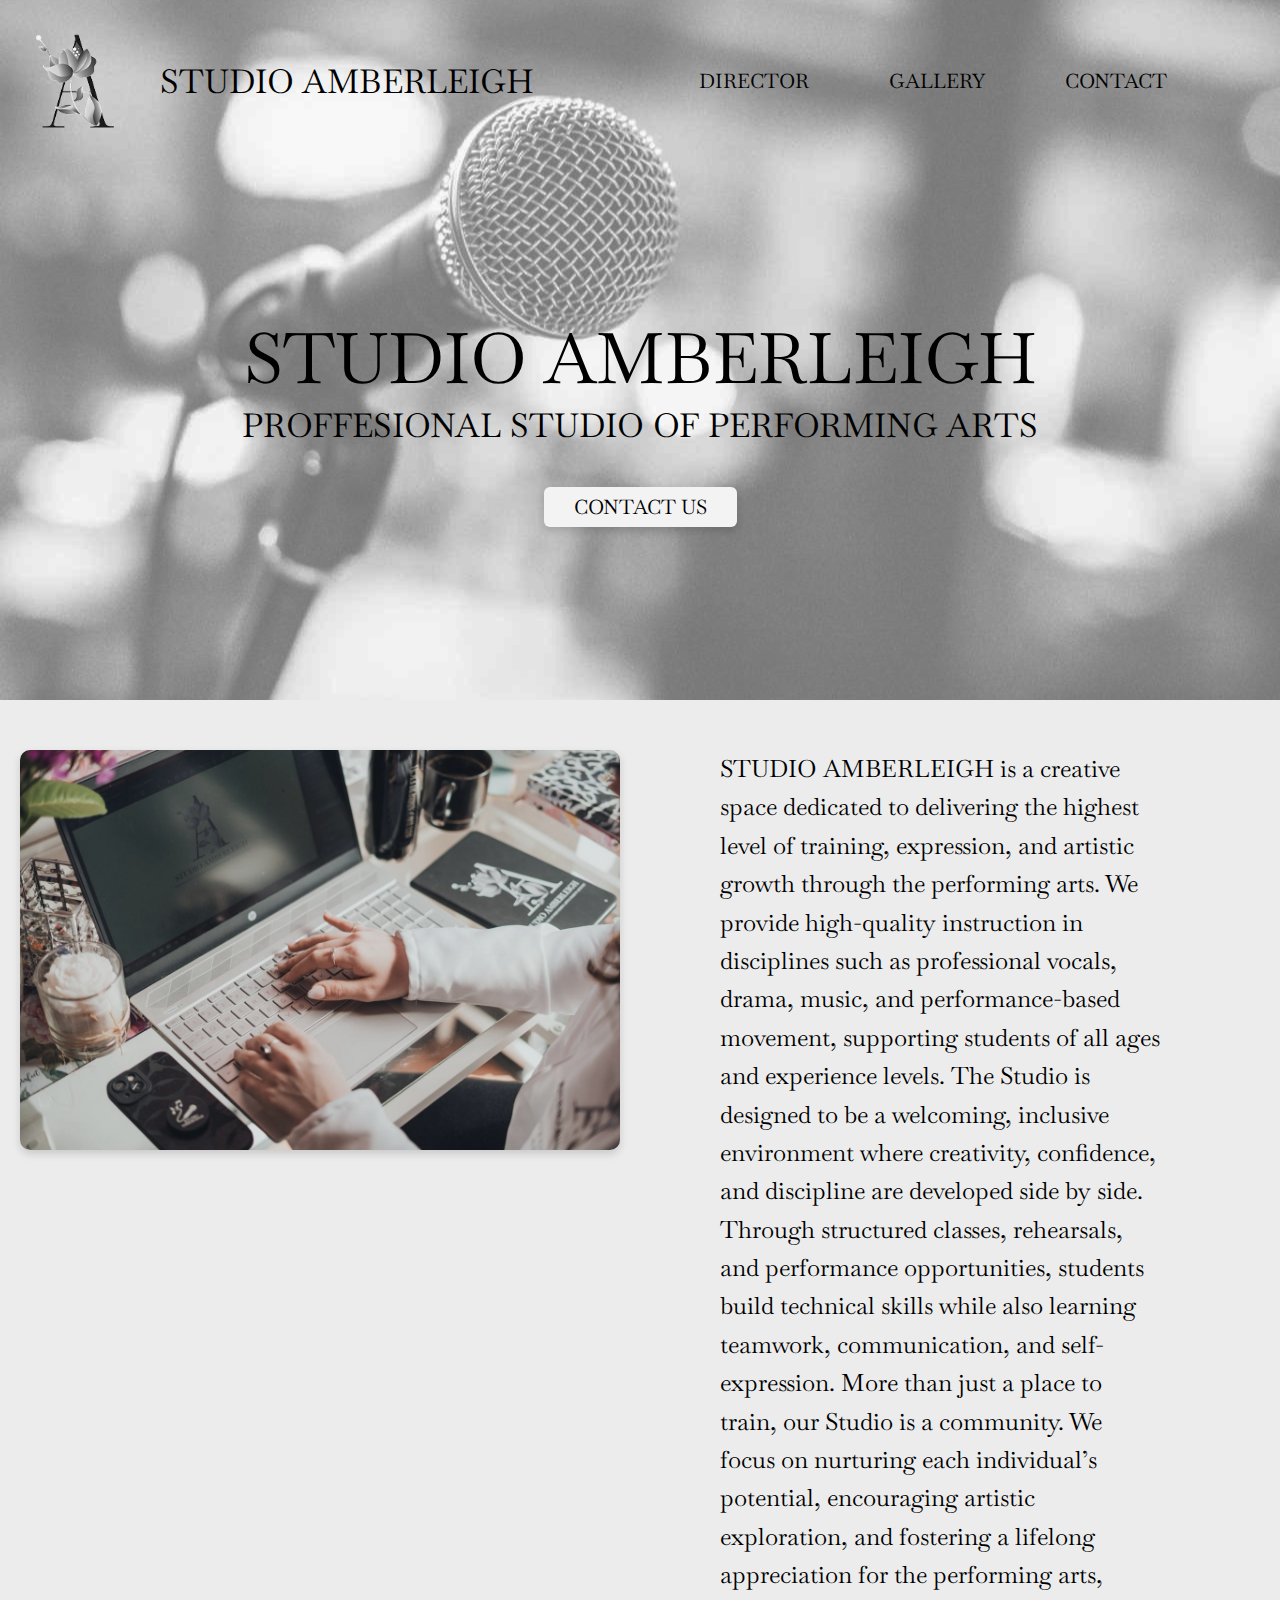
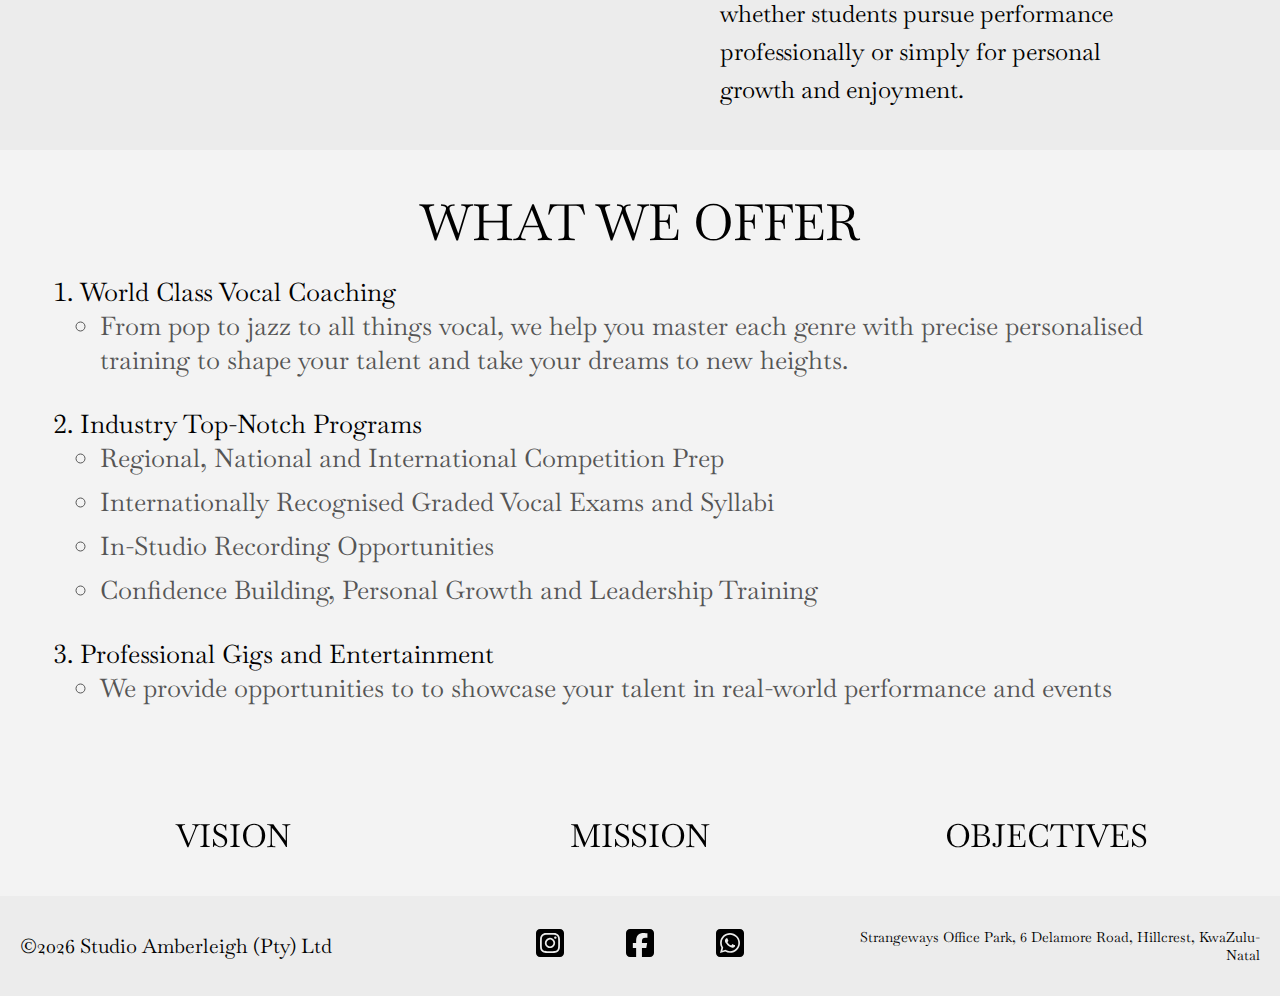
<file: index.html>
<!DOCTYPE html>
<html lang="en">
<head>
  <meta charset="UTF-8">
  <meta name="viewport" content="width=device-width, initial-scale=1.0">
  <title>STUDIO AMBERLEIGH</title>
  <link rel="stylesheet" href="style.css">
  <link href="https://fonts.googleapis.com/css2?family=Baskervville&display=swap" rel="stylesheet">
</head>
<body>
  <div class="hero-container" id="hero">
    <div class="navigation-container">
      <div class="logo-container">
        <img src="images/Logo.webp" class="logo" alt="Logo">
        <h2>STUDIO AMBERLEIGH</h2>
      </div>
      <nav class="navigation">
        <a href="director.html" id="ourdirector">DIRECTOR</a>
        <a href="gallery.html" id="about">GALLERY</a>
        <a href="contact/index.html" id="contactus">CONTACT</a>
      </nav>
    </div>
    <div class="header">
      <h1>STUDIO AMBERLEIGH</h1>
      <h2>PROFFESIONAL STUDIO OF PERFORMING ARTS</h2>
      <button id="contact-btn">CONTACT US</button>
    </div>
  </div>
  <div class="container1">
    <div class="image1">
      <img src="images/image 1.webp" alt="image1">
    </div>
    <div class="p1">
      <p class="about">STUDIO AMBERLEIGH is a creative space dedicated to delivering the highest level of training, expression, and artistic growth through the performing arts. We provide high-quality instruction in disciplines such as professional vocals, drama, music, and performance-based movement, supporting students of all ages and experience levels. The Studio is designed to be a welcoming, inclusive environment where creativity, confidence, and discipline are developed side by side. Through structured classes, rehearsals, and performance opportunities, students build technical skills while also learning teamwork, communication, and self-expression. More than just a place to train, our Studio is a community. We focus on nurturing each individual’s potential, encouraging artistic exploration, and fostering a lifelong appreciation for the performing arts, whether students pursue performance professionally or simply for personal growth and enjoyment. </p>
    </div> 
  </div>
  <div class="container3" id="container3">
    <h1>WHAT WE OFFER</h1>
    <ul>
      <li>World Class Vocal Coaching
        <ul>
          <li>From pop to jazz to all things vocal, we help you master each genre with precise personalised training to shape your talent and take your dreams to new heights.</li>
        </ul>  
      </li>
      <li>Industry Top-Notch Programs
        <ul>
          <li>Regional, National and International Competition Prep</li>
          <li>Internationally Recognised Graded Vocal Exams and Syllabi</li>
          <li>In-Studio Recording Opportunities</li>
          <li>Confidence Building, Personal Growth and Leadership Training</li>
        </ul>
      </li>
      <li>Professional Gigs and Entertainment
        <ul>
          <li>We provide opportunities to to showcase your talent in real-world performance and events</li>
        </ul>
      </li>
    </ul>
  </div>
  <div class="container4">
    <div class="card">
      <div class="image-wrapper image6">
        <div class="overlay">
        <p>To be a leading performing arts studio that inspires creativity, confidence, and excellence, empowering individuals to express themselves artistically and reach their full potential through the performing arts.</p>
      </div>
      </div>
      <h2>VISION</h2>
    </div>
    <div class="card">
      <div class="image-wrapper image2">
        <div class="overlay">
          <p>Our mission is to provide high-quality performing arts education in a supportive and inclusive environment. We are committed to nurturing artistic skill, personal growth, and self-expression through structured training, creative exploration, and meaningful performance experiences for students of all ages and abilities. </p>
        </div>
        </div>
      <h2>MISSION</h2>
    </div>
    <div class="card">
      <div class="image-wrapper image3">
        <div class="overlay">
          <li>To deliver professional instruction across a range of performing arts disciplines that develops strong technical and artistic foundations. </li>
          <li>To create a safe, inclusive, and encouraging learning environment where all students feel valued and supported. </li>
          <li>To foster creativity, confidence, discipline, and teamwork through regular training and performance opportunities. </li>
          <li>To support individual growth by recognizing and nurturing each student’s unique abilities and interests. </li>
          <li>To provide opportunities for performance, collaboration, and community engagement that enhance real-world experience. </li>
          <li>To promote a lifelong appreciation for the performing arts, whether pursued recreationally or professionally. </li>
        </div>
        </div>
      <h2>OBJECTIVES</h2>
    </div>
  </div>
  <div class="footer">
    <div class="copyright">
      ©2026 Studio Amberleigh (Pty) Ltd
    </div>

      <div class="socials">
        <div class="instagram">
          <a href="https://www.instagram.com/studio_amberleigh/">
            <svg xmlns="http://www.w3.org/2000/svg" viewBox="0 0 640 640"><!--!Font Awesome Free v7.1.0 by @fontawesome - https://fontawesome.com License - https://fontawesome.com/license/free Copyright 2026 Fonticons, Inc.--><path d="M290.4 275.7C274 286 264.5 304.5 265.5 323.8C266.6 343.2 278.2 360.4 295.6 368.9C313.1 377.3 333.8 375.5 349.6 364.3C366 354 375.5 335.5 374.5 316.2C373.4 296.8 361.8 279.6 344.4 271.1C326.9 262.7 306.2 264.5 290.4 275.7zM432.7 207.3C427.5 202.1 421.2 198 414.3 195.3C396.2 188.2 356.7 188.5 331.2 188.8C327.1 188.8 323.3 188.9 320 188.9C316.7 188.9 312.8 188.9 308.6 188.8C283.1 188.5 243.8 188.1 225.7 195.3C218.8 198 212.6 202.1 207.3 207.3C202 212.5 198 218.8 195.3 225.7C188.2 243.8 188.6 283.4 188.8 308.9C188.8 313 188.9 316.8 188.9 320C188.9 323.2 188.9 327 188.8 331.1C188.6 356.6 188.2 396.2 195.3 414.3C198 421.2 202.1 427.4 207.3 432.7C212.5 438 218.8 442 225.7 444.7C243.8 451.8 283.3 451.5 308.8 451.2C312.9 451.2 316.7 451.1 320 451.1C323.3 451.1 327.2 451.1 331.4 451.2C356.9 451.5 396.2 451.9 414.3 444.7C421.2 442 427.4 437.9 432.7 432.7C438 427.5 442 421.2 444.7 414.3C451.9 396.3 451.5 356.9 451.2 331.3C451.2 327.1 451.1 323.2 451.1 319.9C451.1 316.6 451.1 312.8 451.2 308.5C451.5 283 451.9 243.6 444.7 225.5C442 218.6 437.9 212.4 432.7 207.1L432.7 207.3zM365.6 251.8C383.7 263.9 396.2 282.7 400.5 304C404.8 325.3 400.3 347.5 388.2 365.6C382.2 374.6 374.5 382.2 365.6 388.2C356.7 394.2 346.6 398.3 336 400.4C314.7 404.6 292.5 400.2 274.4 388.1C256.3 376 243.8 357.2 239.5 335.9C235.2 314.6 239.7 292.4 251.7 274.3C263.7 256.2 282.6 243.7 303.9 239.4C325.2 235.1 347.4 239.6 365.5 251.6L365.6 251.6zM394.8 250.5C391.7 248.4 389.2 245.4 387.7 241.9C386.2 238.4 385.9 234.6 386.6 230.8C387.3 227 389.2 223.7 391.8 221C394.4 218.3 397.9 216.5 401.6 215.8C405.3 215.1 409.2 215.4 412.7 216.9C416.2 218.4 419.2 220.8 421.3 223.9C423.4 227 424.5 230.7 424.5 234.5C424.5 237 424 239.5 423.1 241.8C422.2 244.1 420.7 246.2 419 248C417.3 249.8 415.1 251.2 412.8 252.2C410.5 253.2 408 253.7 405.5 253.7C401.7 253.7 398 252.6 394.9 250.5L394.8 250.5zM544 160C544 124.7 515.3 96 480 96L160 96C124.7 96 96 124.7 96 160L96 480C96 515.3 124.7 544 160 544L480 544C515.3 544 544 515.3 544 480L544 160zM453 453C434.3 471.7 411.6 477.6 386 478.9C359.6 480.4 280.4 480.4 254 478.9C228.4 477.6 205.7 471.7 187 453C168.3 434.3 162.4 411.6 161.2 386C159.7 359.6 159.7 280.4 161.2 254C162.5 228.4 168.3 205.7 187 187C205.7 168.3 228.5 162.4 254 161.2C280.4 159.7 359.6 159.7 386 161.2C411.6 162.5 434.3 168.3 453 187C471.7 205.7 477.6 228.4 478.8 254C480.3 280.3 480.3 359.4 478.8 385.9C477.5 411.5 471.7 434.2 453 452.9L453 453z"/></svg>
          </a>
        </div>
        <div class="facebook">
          <a href="https://www.facebook.com/profile.php?id=100072429099800">
            <svg xmlns="http://www.w3.org/2000/svg" viewBox="0 0 640 640"><!--!Font Awesome Free v7.1.0 by @fontawesome - https://fontawesome.com License - https://fontawesome.com/license/free Copyright 2026 Fonticons, Inc.--><path d="M160 96C124.7 96 96 124.7 96 160L96 480C96 515.3 124.7 544 160 544L258.2 544L258.2 398.2L205.4 398.2L205.4 320L258.2 320L258.2 286.3C258.2 199.2 297.6 158.8 383.2 158.8C399.4 158.8 427.4 162 438.9 165.2L438.9 236C432.9 235.4 422.4 235 409.3 235C367.3 235 351.1 250.9 351.1 292.2L351.1 320L434.7 320L420.3 398.2L351 398.2L351 544L480 544C515.3 544 544 515.3 544 480L544 160C544 124.7 515.3 96 480 96L160 96z"/></svg>
          </a>
        </div>
        <div class="whatsapp">
          <a href="https://wa.me/27767768331">
            <svg xmlns="http://www.w3.org/2000/svg" viewBox="0 0 640 640"><!--!Font Awesome Free v7.1.0 by @fontawesome - https://fontawesome.com License - https://fontawesome.com/license/free Copyright 2026 Fonticons, Inc.--><path d="M188.1 318.6C188.1 343.5 195.1 367.8 208.3 388.7L211.4 393.7L198.1 442.3L248 429.2L252.8 432.1C273 444.1 296.2 450.5 319.9 450.5L320 450.5C392.6 450.5 453.3 391.4 453.3 318.7C453.3 283.5 438.1 250.4 413.2 225.5C388.2 200.5 355.2 186.8 320 186.8C247.3 186.8 188.2 245.9 188.1 318.6zM370.8 394C358.2 395.9 348.4 394.9 323.3 384.1C286.5 368.2 261.5 332.6 256.4 325.4C256 324.8 255.7 324.5 255.6 324.3C253.6 321.7 239.4 302.8 239.4 283.3C239.4 264.9 248.4 255.4 252.6 251C252.9 250.7 253.1 250.5 253.3 250.2C256.9 246.2 261.2 245.2 263.9 245.2C266.5 245.2 269.2 245.2 271.5 245.3L272.3 245.3C274.6 245.3 277.5 245.3 280.4 252.1C281.6 255 283.4 259.4 285.3 263.9C288.6 271.9 292 280.2 292.6 281.5C293.6 283.5 294.3 285.8 292.9 288.4C289.5 295.2 286 298.8 283.6 301.4C280.5 304.6 279.1 306.1 281.3 310C296.6 336.3 311.9 345.4 335.2 357.1C339.2 359.1 341.5 358.8 343.8 356.1C346.1 353.5 353.7 344.5 356.3 340.6C358.9 336.6 361.6 337.3 365.2 338.6C368.8 339.9 388.3 349.5 392.3 351.5C393.1 351.9 393.8 352.2 394.4 352.5C397.2 353.9 399.1 354.8 399.9 356.1C400.8 358 400.8 366 397.5 375.2C394.2 384.5 378.4 392.9 370.8 394zM544 160C544 124.7 515.3 96 480 96L160 96C124.7 96 96 124.7 96 160L96 480C96 515.3 124.7 544 160 544L480 544C515.3 544 544 515.3 544 480L544 160zM244.1 457.9L160 480L182.5 397.8C168.6 373.8 161.3 346.5 161.3 318.5C161.4 231.1 232.5 160 319.9 160C362.3 160 402.1 176.5 432.1 206.5C462 236.5 480 276.3 480 318.7C480 406.1 407.3 477.2 319.9 477.2C293.3 477.2 267.2 470.5 244.1 457.9z"/></svg>
          </a>
        </div>
      </div>
    <div class="address">
      Strangeways Office Park, 6 Delamore Road, Hillcrest, KwaZulu-Natal
    </div>
  </div>
 
  <script src="script.js"></script>
</body>
</html>
</file>
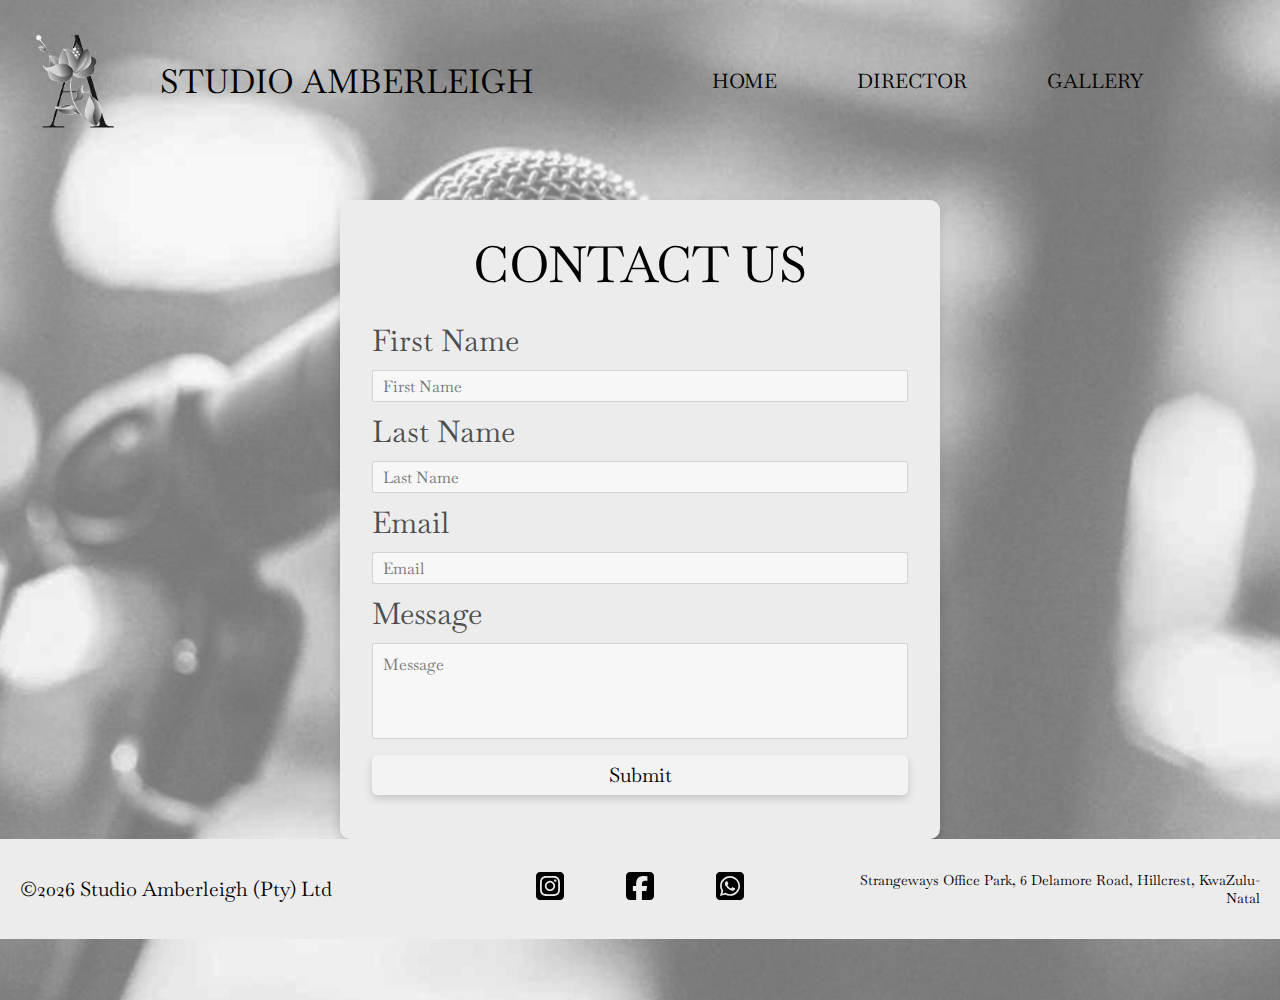
<file: contact/index.html>
<!DOCTYPE html>
<html lang="en">
<head>
  <meta charset="UTF-8">
  <meta name="viewport" content="width=device-width, initial-scale=1.0">
  <title>Contact Us</title>
  <link rel="stylesheet" href="../style.css?v=20260118">
  <link href="https://fonts.googleapis.com/css2?family=Baskervville&display=swap" rel="stylesheet">
</head>
<body>

  <div class="container6" id="container6">

    <div class="navigation-container" id="nav-container">
      <div class="logo-container">
        <img src="../images/Logo.webp" class="logo" alt="Logo">
        <h2>STUDIO AMBERLEIGH</h2>
      </div>
      <nav class="navigation" id="nav">
        <a href="../index.html" id="HOME">HOME</a>
        <a href="../director.html" id="ourdirector">DIRECTOR</a>
        <a href="../gallery.html" id="about">GALLERY</a>
      </nav>
    </div>

    <div class="form">
      <div class="form-container">
        <h2>CONTACT US</h2>

        <!-- IMPORTANT:
             - Removed Netlify attributes (data-netlify)
             - action/method can stay, but JS will prevent default and submit via fetch.
        -->
        <form id="contact-form" name="contact" action="/contact/success" method="POST">

          <div class="form-group">
            <label for="firstname">First Name</label>
            <input id="firstname" type="text" name="firstname" placeholder="First Name" required />
          </div>

          <div class="form-group">
            <label for="lastname">Last Name</label>
            <input id="lastname" type="text" name="lastname" placeholder="Last Name" required />
          </div>

          <div class="form-group">
            <label for="email">Email</label>
            <input id="email" type="email" name="email" placeholder="Email" required />
          </div>

          <div class="form-group">
            <label for="message">Message</label>
            <textarea id="message" name="message" placeholder="Message" rows="4" required></textarea>
          </div>

          <button type="submit" id="submit-btn">Submit</button>
          <p id="form-status" style="margin-top:12px;"></p>
        </form>
      </div>
    </div>

    <div id="popup" style="display:none;">
      <p>Submission received!</p>
      <button id="close-popup" type="button">Close</button>
    </div>

    <div class="footer" id="contact">
    <div class="copyright">
      ©2026 Studio Amberleigh (Pty) Ltd
    </div>

      <div class="socials">
        <div class="instagram">
          <a href="https://www.instagram.com/studio_amberleigh/">
            <svg xmlns="http://www.w3.org/2000/svg" viewBox="0 0 640 640"><!--!Font Awesome Free v7.1.0 by @fontawesome - https://fontawesome.com License - https://fontawesome.com/license/free Copyright 2026 Fonticons, Inc.--><path d="M290.4 275.7C274 286 264.5 304.5 265.5 323.8C266.6 343.2 278.2 360.4 295.6 368.9C313.1 377.3 333.8 375.5 349.6 364.3C366 354 375.5 335.5 374.5 316.2C373.4 296.8 361.8 279.6 344.4 271.1C326.9 262.7 306.2 264.5 290.4 275.7zM432.7 207.3C427.5 202.1 421.2 198 414.3 195.3C396.2 188.2 356.7 188.5 331.2 188.8C327.1 188.8 323.3 188.9 320 188.9C316.7 188.9 312.8 188.9 308.6 188.8C283.1 188.5 243.8 188.1 225.7 195.3C218.8 198 212.6 202.1 207.3 207.3C202 212.5 198 218.8 195.3 225.7C188.2 243.8 188.6 283.4 188.8 308.9C188.8 313 188.9 316.8 188.9 320C188.9 323.2 188.9 327 188.8 331.1C188.6 356.6 188.2 396.2 195.3 414.3C198 421.2 202.1 427.4 207.3 432.7C212.5 438 218.8 442 225.7 444.7C243.8 451.8 283.3 451.5 308.8 451.2C312.9 451.2 316.7 451.1 320 451.1C323.3 451.1 327.2 451.1 331.4 451.2C356.9 451.5 396.2 451.9 414.3 444.7C421.2 442 427.4 437.9 432.7 432.7C438 427.5 442 421.2 444.7 414.3C451.9 396.3 451.5 356.9 451.2 331.3C451.2 327.1 451.1 323.2 451.1 319.9C451.1 316.6 451.1 312.8 451.2 308.5C451.5 283 451.9 243.6 444.7 225.5C442 218.6 437.9 212.4 432.7 207.1L432.7 207.3zM365.6 251.8C383.7 263.9 396.2 282.7 400.5 304C404.8 325.3 400.3 347.5 388.2 365.6C382.2 374.6 374.5 382.2 365.6 388.2C356.7 394.2 346.6 398.3 336 400.4C314.7 404.6 292.5 400.2 274.4 388.1C256.3 376 243.8 357.2 239.5 335.9C235.2 314.6 239.7 292.4 251.7 274.3C263.7 256.2 282.6 243.7 303.9 239.4C325.2 235.1 347.4 239.6 365.5 251.6L365.6 251.6zM394.8 250.5C391.7 248.4 389.2 245.4 387.7 241.9C386.2 238.4 385.9 234.6 386.6 230.8C387.3 227 389.2 223.7 391.8 221C394.4 218.3 397.9 216.5 401.6 215.8C405.3 215.1 409.2 215.4 412.7 216.9C416.2 218.4 419.2 220.8 421.3 223.9C423.4 227 424.5 230.7 424.5 234.5C424.5 237 424 239.5 423.1 241.8C422.2 244.1 420.7 246.2 419 248C417.3 249.8 415.1 251.2 412.8 252.2C410.5 253.2 408 253.7 405.5 253.7C401.7 253.7 398 252.6 394.9 250.5L394.8 250.5zM544 160C544 124.7 515.3 96 480 96L160 96C124.7 96 96 124.7 96 160L96 480C96 515.3 124.7 544 160 544L480 544C515.3 544 544 515.3 544 480L544 160zM453 453C434.3 471.7 411.6 477.6 386 478.9C359.6 480.4 280.4 480.4 254 478.9C228.4 477.6 205.7 471.7 187 453C168.3 434.3 162.4 411.6 161.2 386C159.7 359.6 159.7 280.4 161.2 254C162.5 228.4 168.3 205.7 187 187C205.7 168.3 228.5 162.4 254 161.2C280.4 159.7 359.6 159.7 386 161.2C411.6 162.5 434.3 168.3 453 187C471.7 205.7 477.6 228.4 478.8 254C480.3 280.3 480.3 359.4 478.8 385.9C477.5 411.5 471.7 434.2 453 452.9L453 453z"/></svg>
          </a>
        </div>
        <div class="facebook">
          <a href="https://www.facebook.com/profile.php?id=100072429099800">
            <svg xmlns="http://www.w3.org/2000/svg" viewBox="0 0 640 640"><!--!Font Awesome Free v7.1.0 by @fontawesome - https://fontawesome.com License - https://fontawesome.com/license/free Copyright 2026 Fonticons, Inc.--><path d="M160 96C124.7 96 96 124.7 96 160L96 480C96 515.3 124.7 544 160 544L258.2 544L258.2 398.2L205.4 398.2L205.4 320L258.2 320L258.2 286.3C258.2 199.2 297.6 158.8 383.2 158.8C399.4 158.8 427.4 162 438.9 165.2L438.9 236C432.9 235.4 422.4 235 409.3 235C367.3 235 351.1 250.9 351.1 292.2L351.1 320L434.7 320L420.3 398.2L351 398.2L351 544L480 544C515.3 544 544 515.3 544 480L544 160C544 124.7 515.3 96 480 96L160 96z"/></svg>
          </a>
        </div>
        <div class="whatsapp">
          <a href="https://wa.me/27767768331">
            <svg xmlns="http://www.w3.org/2000/svg" viewBox="0 0 640 640"><!--!Font Awesome Free v7.1.0 by @fontawesome - https://fontawesome.com License - https://fontawesome.com/license/free Copyright 2026 Fonticons, Inc.--><path d="M188.1 318.6C188.1 343.5 195.1 367.8 208.3 388.7L211.4 393.7L198.1 442.3L248 429.2L252.8 432.1C273 444.1 296.2 450.5 319.9 450.5L320 450.5C392.6 450.5 453.3 391.4 453.3 318.7C453.3 283.5 438.1 250.4 413.2 225.5C388.2 200.5 355.2 186.8 320 186.8C247.3 186.8 188.2 245.9 188.1 318.6zM370.8 394C358.2 395.9 348.4 394.9 323.3 384.1C286.5 368.2 261.5 332.6 256.4 325.4C256 324.8 255.7 324.5 255.6 324.3C253.6 321.7 239.4 302.8 239.4 283.3C239.4 264.9 248.4 255.4 252.6 251C252.9 250.7 253.1 250.5 253.3 250.2C256.9 246.2 261.2 245.2 263.9 245.2C266.5 245.2 269.2 245.2 271.5 245.3L272.3 245.3C274.6 245.3 277.5 245.3 280.4 252.1C281.6 255 283.4 259.4 285.3 263.9C288.6 271.9 292 280.2 292.6 281.5C293.6 283.5 294.3 285.8 292.9 288.4C289.5 295.2 286 298.8 283.6 301.4C280.5 304.6 279.1 306.1 281.3 310C296.6 336.3 311.9 345.4 335.2 357.1C339.2 359.1 341.5 358.8 343.8 356.1C346.1 353.5 353.7 344.5 356.3 340.6C358.9 336.6 361.6 337.3 365.2 338.6C368.8 339.9 388.3 349.5 392.3 351.5C393.1 351.9 393.8 352.2 394.4 352.5C397.2 353.9 399.1 354.8 399.9 356.1C400.8 358 400.8 366 397.5 375.2C394.2 384.5 378.4 392.9 370.8 394zM544 160C544 124.7 515.3 96 480 96L160 96C124.7 96 96 124.7 96 160L96 480C96 515.3 124.7 544 160 544L480 544C515.3 544 544 515.3 544 480L544 160zM244.1 457.9L160 480L182.5 397.8C168.6 373.8 161.3 346.5 161.3 318.5C161.4 231.1 232.5 160 319.9 160C362.3 160 402.1 176.5 432.1 206.5C462 236.5 480 276.3 480 318.7C480 406.1 407.3 477.2 319.9 477.2C293.3 477.2 267.2 470.5 244.1 457.9z"/></svg>
          </a>
        </div>
      </div>
    <div class="address">
      Strangeways Office Park, 6 Delamore Road, Hillcrest, KwaZulu-Natal
    </div>
  </div>

  </div>

  <!-- Make sure your main JS file is included (adjust path if needed) -->
  <script src="../script.js?v=20260118"></script>
</body>
</html>
</file>
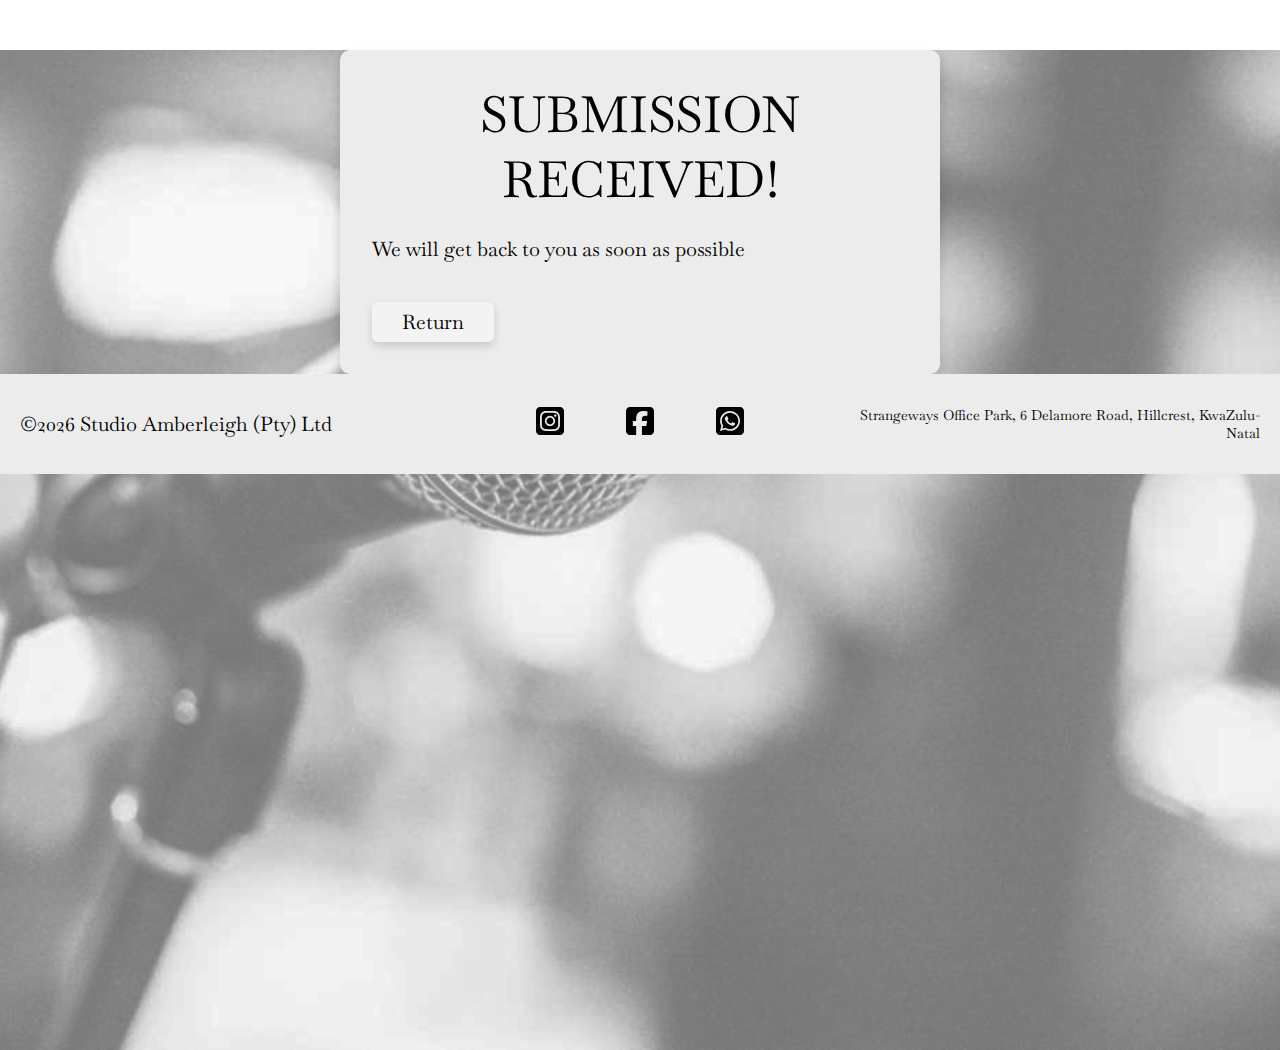
<file: contact/success/index.html>
<!DOCTYPE html>
<html lang="en">
<head>
  <meta charset="UTF-8">
  <meta name="viewport" content="width=device-width, initial-scale=1.0">
  <title>SUCCESS</title>
  <link rel="stylesheet" href="../../style.css?v=20260125-2">
  <link href="https://fonts.googleapis.com/css2?family=Baskervville&display=swap" rel="stylesheet">
  <link rel="icon" type="image/png" href="/favicon.png">
</head>
<body>

  <div class="container6" id="container6">

    <div class="form">
      <div class="form-container success">
        <h2>SUBMISSION RECEIVED!</h2>
        <p>We will get back to you as soon as possible</p>
        <button id="return-btn" type="button">Return</button>
      </div>
    </div>

    <div class="footer">
    <div class="copyright">
      ©2026 Studio Amberleigh (Pty) Ltd
    </div>

      <div class="socials">
        <div class="instagram">
          <a href="https://www.instagram.com/studio_amberleigh/">
            <svg xmlns="http://www.w3.org/2000/svg" viewBox="0 0 640 640"><!--!Font Awesome Free v7.1.0 by @fontawesome - https://fontawesome.com License - https://fontawesome.com/license/free Copyright 2026 Fonticons, Inc.--><path d="M290.4 275.7C274 286 264.5 304.5 265.5 323.8C266.6 343.2 278.2 360.4 295.6 368.9C313.1 377.3 333.8 375.5 349.6 364.3C366 354 375.5 335.5 374.5 316.2C373.4 296.8 361.8 279.6 344.4 271.1C326.9 262.7 306.2 264.5 290.4 275.7zM432.7 207.3C427.5 202.1 421.2 198 414.3 195.3C396.2 188.2 356.7 188.5 331.2 188.8C327.1 188.8 323.3 188.9 320 188.9C316.7 188.9 312.8 188.9 308.6 188.8C283.1 188.5 243.8 188.1 225.7 195.3C218.8 198 212.6 202.1 207.3 207.3C202 212.5 198 218.8 195.3 225.7C188.2 243.8 188.6 283.4 188.8 308.9C188.8 313 188.9 316.8 188.9 320C188.9 323.2 188.9 327 188.8 331.1C188.6 356.6 188.2 396.2 195.3 414.3C198 421.2 202.1 427.4 207.3 432.7C212.5 438 218.8 442 225.7 444.7C243.8 451.8 283.3 451.5 308.8 451.2C312.9 451.2 316.7 451.1 320 451.1C323.3 451.1 327.2 451.1 331.4 451.2C356.9 451.5 396.2 451.9 414.3 444.7C421.2 442 427.4 437.9 432.7 432.7C438 427.5 442 421.2 444.7 414.3C451.9 396.3 451.5 356.9 451.2 331.3C451.2 327.1 451.1 323.2 451.1 319.9C451.1 316.6 451.1 312.8 451.2 308.5C451.5 283 451.9 243.6 444.7 225.5C442 218.6 437.9 212.4 432.7 207.1L432.7 207.3zM365.6 251.8C383.7 263.9 396.2 282.7 400.5 304C404.8 325.3 400.3 347.5 388.2 365.6C382.2 374.6 374.5 382.2 365.6 388.2C356.7 394.2 346.6 398.3 336 400.4C314.7 404.6 292.5 400.2 274.4 388.1C256.3 376 243.8 357.2 239.5 335.9C235.2 314.6 239.7 292.4 251.7 274.3C263.7 256.2 282.6 243.7 303.9 239.4C325.2 235.1 347.4 239.6 365.5 251.6L365.6 251.6zM394.8 250.5C391.7 248.4 389.2 245.4 387.7 241.9C386.2 238.4 385.9 234.6 386.6 230.8C387.3 227 389.2 223.7 391.8 221C394.4 218.3 397.9 216.5 401.6 215.8C405.3 215.1 409.2 215.4 412.7 216.9C416.2 218.4 419.2 220.8 421.3 223.9C423.4 227 424.5 230.7 424.5 234.5C424.5 237 424 239.5 423.1 241.8C422.2 244.1 420.7 246.2 419 248C417.3 249.8 415.1 251.2 412.8 252.2C410.5 253.2 408 253.7 405.5 253.7C401.7 253.7 398 252.6 394.9 250.5L394.8 250.5zM544 160C544 124.7 515.3 96 480 96L160 96C124.7 96 96 124.7 96 160L96 480C96 515.3 124.7 544 160 544L480 544C515.3 544 544 515.3 544 480L544 160zM453 453C434.3 471.7 411.6 477.6 386 478.9C359.6 480.4 280.4 480.4 254 478.9C228.4 477.6 205.7 471.7 187 453C168.3 434.3 162.4 411.6 161.2 386C159.7 359.6 159.7 280.4 161.2 254C162.5 228.4 168.3 205.7 187 187C205.7 168.3 228.5 162.4 254 161.2C280.4 159.7 359.6 159.7 386 161.2C411.6 162.5 434.3 168.3 453 187C471.7 205.7 477.6 228.4 478.8 254C480.3 280.3 480.3 359.4 478.8 385.9C477.5 411.5 471.7 434.2 453 452.9L453 453z"/></svg>
          </a>
        </div>
        <div class="facebook">
          <a href="https://www.facebook.com/profile.php?id=100072429099800">
            <svg xmlns="http://www.w3.org/2000/svg" viewBox="0 0 640 640"><!--!Font Awesome Free v7.1.0 by @fontawesome - https://fontawesome.com License - https://fontawesome.com/license/free Copyright 2026 Fonticons, Inc.--><path d="M160 96C124.7 96 96 124.7 96 160L96 480C96 515.3 124.7 544 160 544L258.2 544L258.2 398.2L205.4 398.2L205.4 320L258.2 320L258.2 286.3C258.2 199.2 297.6 158.8 383.2 158.8C399.4 158.8 427.4 162 438.9 165.2L438.9 236C432.9 235.4 422.4 235 409.3 235C367.3 235 351.1 250.9 351.1 292.2L351.1 320L434.7 320L420.3 398.2L351 398.2L351 544L480 544C515.3 544 544 515.3 544 480L544 160C544 124.7 515.3 96 480 96L160 96z"/></svg>
          </a>
        </div>
        <div class="whatsapp">
          <a href="https://wa.me/27767768331">
            <svg xmlns="http://www.w3.org/2000/svg" viewBox="0 0 640 640"><!--!Font Awesome Free v7.1.0 by @fontawesome - https://fontawesome.com License - https://fontawesome.com/license/free Copyright 2026 Fonticons, Inc.--><path d="M188.1 318.6C188.1 343.5 195.1 367.8 208.3 388.7L211.4 393.7L198.1 442.3L248 429.2L252.8 432.1C273 444.1 296.2 450.5 319.9 450.5L320 450.5C392.6 450.5 453.3 391.4 453.3 318.7C453.3 283.5 438.1 250.4 413.2 225.5C388.2 200.5 355.2 186.8 320 186.8C247.3 186.8 188.2 245.9 188.1 318.6zM370.8 394C358.2 395.9 348.4 394.9 323.3 384.1C286.5 368.2 261.5 332.6 256.4 325.4C256 324.8 255.7 324.5 255.6 324.3C253.6 321.7 239.4 302.8 239.4 283.3C239.4 264.9 248.4 255.4 252.6 251C252.9 250.7 253.1 250.5 253.3 250.2C256.9 246.2 261.2 245.2 263.9 245.2C266.5 245.2 269.2 245.2 271.5 245.3L272.3 245.3C274.6 245.3 277.5 245.3 280.4 252.1C281.6 255 283.4 259.4 285.3 263.9C288.6 271.9 292 280.2 292.6 281.5C293.6 283.5 294.3 285.8 292.9 288.4C289.5 295.2 286 298.8 283.6 301.4C280.5 304.6 279.1 306.1 281.3 310C296.6 336.3 311.9 345.4 335.2 357.1C339.2 359.1 341.5 358.8 343.8 356.1C346.1 353.5 353.7 344.5 356.3 340.6C358.9 336.6 361.6 337.3 365.2 338.6C368.8 339.9 388.3 349.5 392.3 351.5C393.1 351.9 393.8 352.2 394.4 352.5C397.2 353.9 399.1 354.8 399.9 356.1C400.8 358 400.8 366 397.5 375.2C394.2 384.5 378.4 392.9 370.8 394zM544 160C544 124.7 515.3 96 480 96L160 96C124.7 96 96 124.7 96 160L96 480C96 515.3 124.7 544 160 544L480 544C515.3 544 544 515.3 544 480L544 160zM244.1 457.9L160 480L182.5 397.8C168.6 373.8 161.3 346.5 161.3 318.5C161.4 231.1 232.5 160 319.9 160C362.3 160 402.1 176.5 432.1 206.5C462 236.5 480 276.3 480 318.7C480 406.1 407.3 477.2 319.9 477.2C293.3 477.2 267.2 470.5 244.1 457.9z"/></svg>
          </a>
        </div>
      </div>
    <div class="address">
      Strangeways Office Park, 6 Delamore Road, Hillcrest, KwaZulu-Natal
    </div>
  </div>

  <script src="../../script.js?v=20260118"></script>
</body>
</html>
</file>
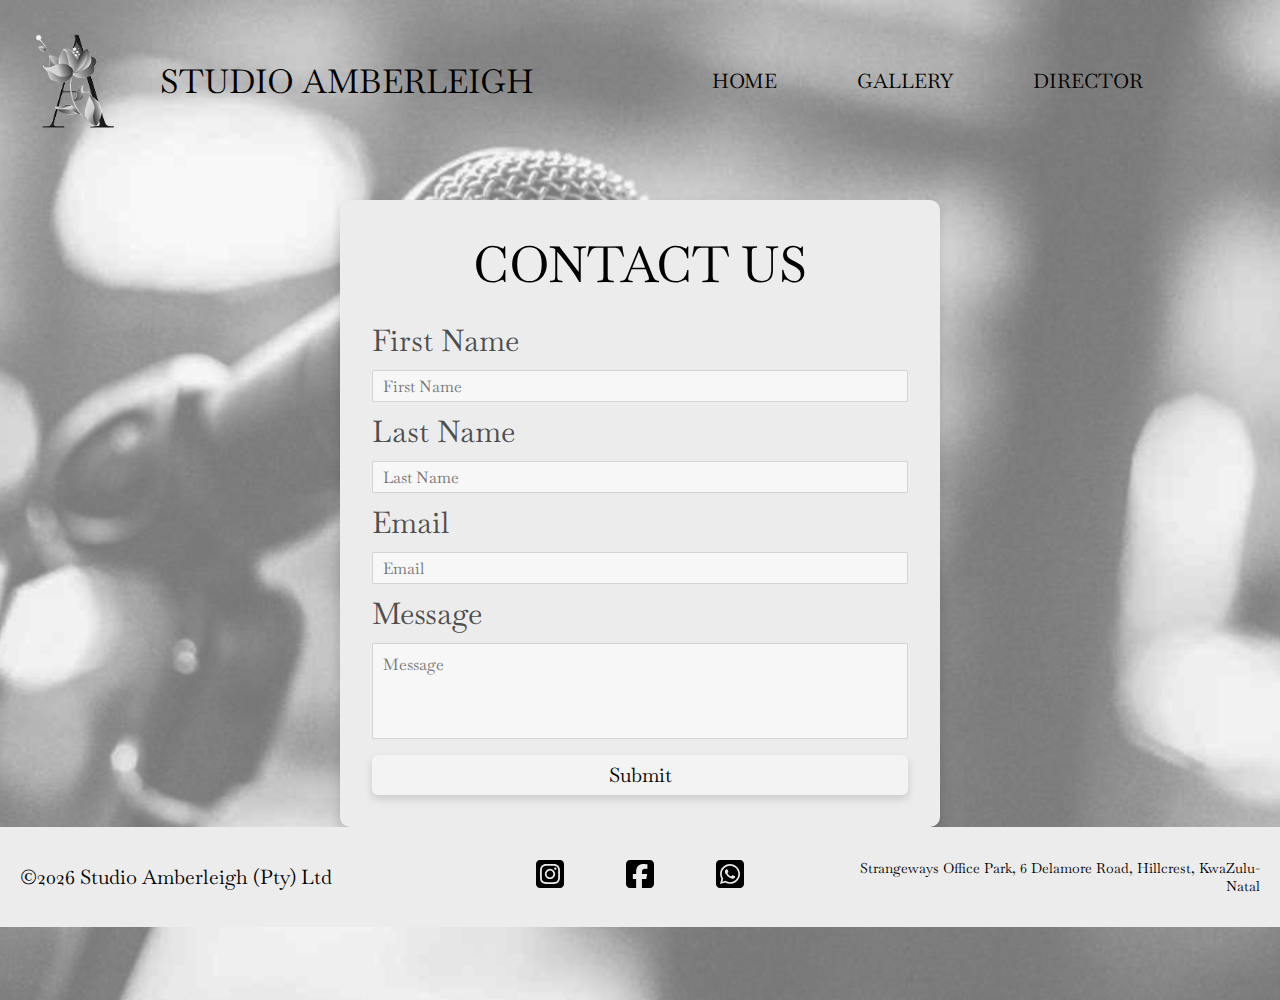
<file: contact.html>
<!DOCTYPE html>
<html lang="en">
<head>
  <meta charset="UTF-8">
  <meta name="viewport" content="width=device-width, initial-scale=1.0">
  <title>Contact Us</title>
  <link rel="stylesheet" href="style.css">
  <link href="https://fonts.googleapis.com/css2?family=Baskervville&display=swap" rel="stylesheet">
</head>
<body>

   <div class="container6" id="container6">

    <div class="navigation-container" id="nav-container">
      <div class="logo-container">
        <img src="images/Logo.webp" class="logo" alt="Logo">
        <h2>STUDIO AMBERLEIGH</h2>
      </div>
      <nav class="navigation" id="nav">
        <a href="index.html" id="HOME">HOME</a>
        <a href="gallery.html" id="about">GALLERY</a>
        <a href="director.html" id="ourdirector">DIRECTOR</a>
      </nav>
    </div>
    <div class="form">
    <div class="form-container">
      <h2>CONTACT US</h2>
    <form name="contact" method="POST" data-netlify="true">
      

        <div class="form-group">
          <label for="firstname">First Name</label>
          <input type="text" name="firstname" placeholder="First Name" />
        </div>

        <div class="form-group">
          <label for="lastname">Last Name</label>
          <input type="text"name="lastname" placeholder="Last Name" />
        </div>
        
        <div class="form-group">
          <label for="email">Email</label>
          <input type="text" name="email" placeholder="Email" />
        </div>

        <div class="form-group">
          <label for="message">Message</label>
          <textarea name="messages" placeholder="Message" rows="4" ></textarea>
        </div>

        <button type="submit" id="submit-btn">Submit</button> 
    </form>
    </div>
      </div>
    <div class="footer" id="contact">
      <div class="copyright">
        ©2026 Studio Amberleigh (Pty) Ltd
      </div>

      <div class="socials">
        <div class="instagram">
          <a href="https://www.instagram.com/studio_amberleigh/">
            <svg xmlns="http://www.w3.org/2000/svg" viewBox="0 0 640 640"><!--!Font Awesome Free v7.1.0 by @fontawesome - https://fontawesome.com License - https://fontawesome.com/license/free Copyright 2026 Fonticons, Inc.--><path d="M290.4 275.7C274 286 264.5 304.5 265.5 323.8C266.6 343.2 278.2 360.4 295.6 368.9C313.1 377.3 333.8 375.5 349.6 364.3C366 354 375.5 335.5 374.5 316.2C373.4 296.8 361.8 279.6 344.4 271.1C326.9 262.7 306.2 264.5 290.4 275.7zM432.7 207.3C427.5 202.1 421.2 198 414.3 195.3C396.2 188.2 356.7 188.5 331.2 188.8C327.1 188.8 323.3 188.9 320 188.9C316.7 188.9 312.8 188.9 308.6 188.8C283.1 188.5 243.8 188.1 225.7 195.3C218.8 198 212.6 202.1 207.3 207.3C202 212.5 198 218.8 195.3 225.7C188.2 243.8 188.6 283.4 188.8 308.9C188.8 313 188.9 316.8 188.9 320C188.9 323.2 188.9 327 188.8 331.1C188.6 356.6 188.2 396.2 195.3 414.3C198 421.2 202.1 427.4 207.3 432.7C212.5 438 218.8 442 225.7 444.7C243.8 451.8 283.3 451.5 308.8 451.2C312.9 451.2 316.7 451.1 320 451.1C323.3 451.1 327.2 451.1 331.4 451.2C356.9 451.5 396.2 451.9 414.3 444.7C421.2 442 427.4 437.9 432.7 432.7C438 427.5 442 421.2 444.7 414.3C451.9 396.3 451.5 356.9 451.2 331.3C451.2 327.1 451.1 323.2 451.1 319.9C451.1 316.6 451.1 312.8 451.2 308.5C451.5 283 451.9 243.6 444.7 225.5C442 218.6 437.9 212.4 432.7 207.1L432.7 207.3zM365.6 251.8C383.7 263.9 396.2 282.7 400.5 304C404.8 325.3 400.3 347.5 388.2 365.6C382.2 374.6 374.5 382.2 365.6 388.2C356.7 394.2 346.6 398.3 336 400.4C314.7 404.6 292.5 400.2 274.4 388.1C256.3 376 243.8 357.2 239.5 335.9C235.2 314.6 239.7 292.4 251.7 274.3C263.7 256.2 282.6 243.7 303.9 239.4C325.2 235.1 347.4 239.6 365.5 251.6L365.6 251.6zM394.8 250.5C391.7 248.4 389.2 245.4 387.7 241.9C386.2 238.4 385.9 234.6 386.6 230.8C387.3 227 389.2 223.7 391.8 221C394.4 218.3 397.9 216.5 401.6 215.8C405.3 215.1 409.2 215.4 412.7 216.9C416.2 218.4 419.2 220.8 421.3 223.9C423.4 227 424.5 230.7 424.5 234.5C424.5 237 424 239.5 423.1 241.8C422.2 244.1 420.7 246.2 419 248C417.3 249.8 415.1 251.2 412.8 252.2C410.5 253.2 408 253.7 405.5 253.7C401.7 253.7 398 252.6 394.9 250.5L394.8 250.5zM544 160C544 124.7 515.3 96 480 96L160 96C124.7 96 96 124.7 96 160L96 480C96 515.3 124.7 544 160 544L480 544C515.3 544 544 515.3 544 480L544 160zM453 453C434.3 471.7 411.6 477.6 386 478.9C359.6 480.4 280.4 480.4 254 478.9C228.4 477.6 205.7 471.7 187 453C168.3 434.3 162.4 411.6 161.2 386C159.7 359.6 159.7 280.4 161.2 254C162.5 228.4 168.3 205.7 187 187C205.7 168.3 228.5 162.4 254 161.2C280.4 159.7 359.6 159.7 386 161.2C411.6 162.5 434.3 168.3 453 187C471.7 205.7 477.6 228.4 478.8 254C480.3 280.3 480.3 359.4 478.8 385.9C477.5 411.5 471.7 434.2 453 452.9L453 453z"/></svg>
          </a>
        </div>
        <div class="facebook">
          <a href="https://www.facebook.com/profile.php?id=100072429099800">
            <svg xmlns="http://www.w3.org/2000/svg" viewBox="0 0 640 640"><!--!Font Awesome Free v7.1.0 by @fontawesome - https://fontawesome.com License - https://fontawesome.com/license/free Copyright 2026 Fonticons, Inc.--><path d="M160 96C124.7 96 96 124.7 96 160L96 480C96 515.3 124.7 544 160 544L258.2 544L258.2 398.2L205.4 398.2L205.4 320L258.2 320L258.2 286.3C258.2 199.2 297.6 158.8 383.2 158.8C399.4 158.8 427.4 162 438.9 165.2L438.9 236C432.9 235.4 422.4 235 409.3 235C367.3 235 351.1 250.9 351.1 292.2L351.1 320L434.7 320L420.3 398.2L351 398.2L351 544L480 544C515.3 544 544 515.3 544 480L544 160C544 124.7 515.3 96 480 96L160 96z"/></svg>
          </a>
        </div>
        <div class="whatsapp">
          <a href="https://wa.me/27767768331">
            <svg xmlns="http://www.w3.org/2000/svg" viewBox="0 0 640 640"><!--!Font Awesome Free v7.1.0 by @fontawesome - https://fontawesome.com License - https://fontawesome.com/license/free Copyright 2026 Fonticons, Inc.--><path d="M188.1 318.6C188.1 343.5 195.1 367.8 208.3 388.7L211.4 393.7L198.1 442.3L248 429.2L252.8 432.1C273 444.1 296.2 450.5 319.9 450.5L320 450.5C392.6 450.5 453.3 391.4 453.3 318.7C453.3 283.5 438.1 250.4 413.2 225.5C388.2 200.5 355.2 186.8 320 186.8C247.3 186.8 188.2 245.9 188.1 318.6zM370.8 394C358.2 395.9 348.4 394.9 323.3 384.1C286.5 368.2 261.5 332.6 256.4 325.4C256 324.8 255.7 324.5 255.6 324.3C253.6 321.7 239.4 302.8 239.4 283.3C239.4 264.9 248.4 255.4 252.6 251C252.9 250.7 253.1 250.5 253.3 250.2C256.9 246.2 261.2 245.2 263.9 245.2C266.5 245.2 269.2 245.2 271.5 245.3L272.3 245.3C274.6 245.3 277.5 245.3 280.4 252.1C281.6 255 283.4 259.4 285.3 263.9C288.6 271.9 292 280.2 292.6 281.5C293.6 283.5 294.3 285.8 292.9 288.4C289.5 295.2 286 298.8 283.6 301.4C280.5 304.6 279.1 306.1 281.3 310C296.6 336.3 311.9 345.4 335.2 357.1C339.2 359.1 341.5 358.8 343.8 356.1C346.1 353.5 353.7 344.5 356.3 340.6C358.9 336.6 361.6 337.3 365.2 338.6C368.8 339.9 388.3 349.5 392.3 351.5C393.1 351.9 393.8 352.2 394.4 352.5C397.2 353.9 399.1 354.8 399.9 356.1C400.8 358 400.8 366 397.5 375.2C394.2 384.5 378.4 392.9 370.8 394zM544 160C544 124.7 515.3 96 480 96L160 96C124.7 96 96 124.7 96 160L96 480C96 515.3 124.7 544 160 544L480 544C515.3 544 544 515.3 544 480L544 160zM244.1 457.9L160 480L182.5 397.8C168.6 373.8 161.3 346.5 161.3 318.5C161.4 231.1 232.5 160 319.9 160C362.3 160 402.1 176.5 432.1 206.5C462 236.5 480 276.3 480 318.7C480 406.1 407.3 477.2 319.9 477.2C293.3 477.2 267.2 470.5 244.1 457.9z"/></svg>
          </a>
        </div>
      </div>
      <div class="address">
        Strangeways Office Park, 6 Delamore Road, Hillcrest, KwaZulu-Natal
      </div>
    </div>
    </div>

</body>
</html>
</file>
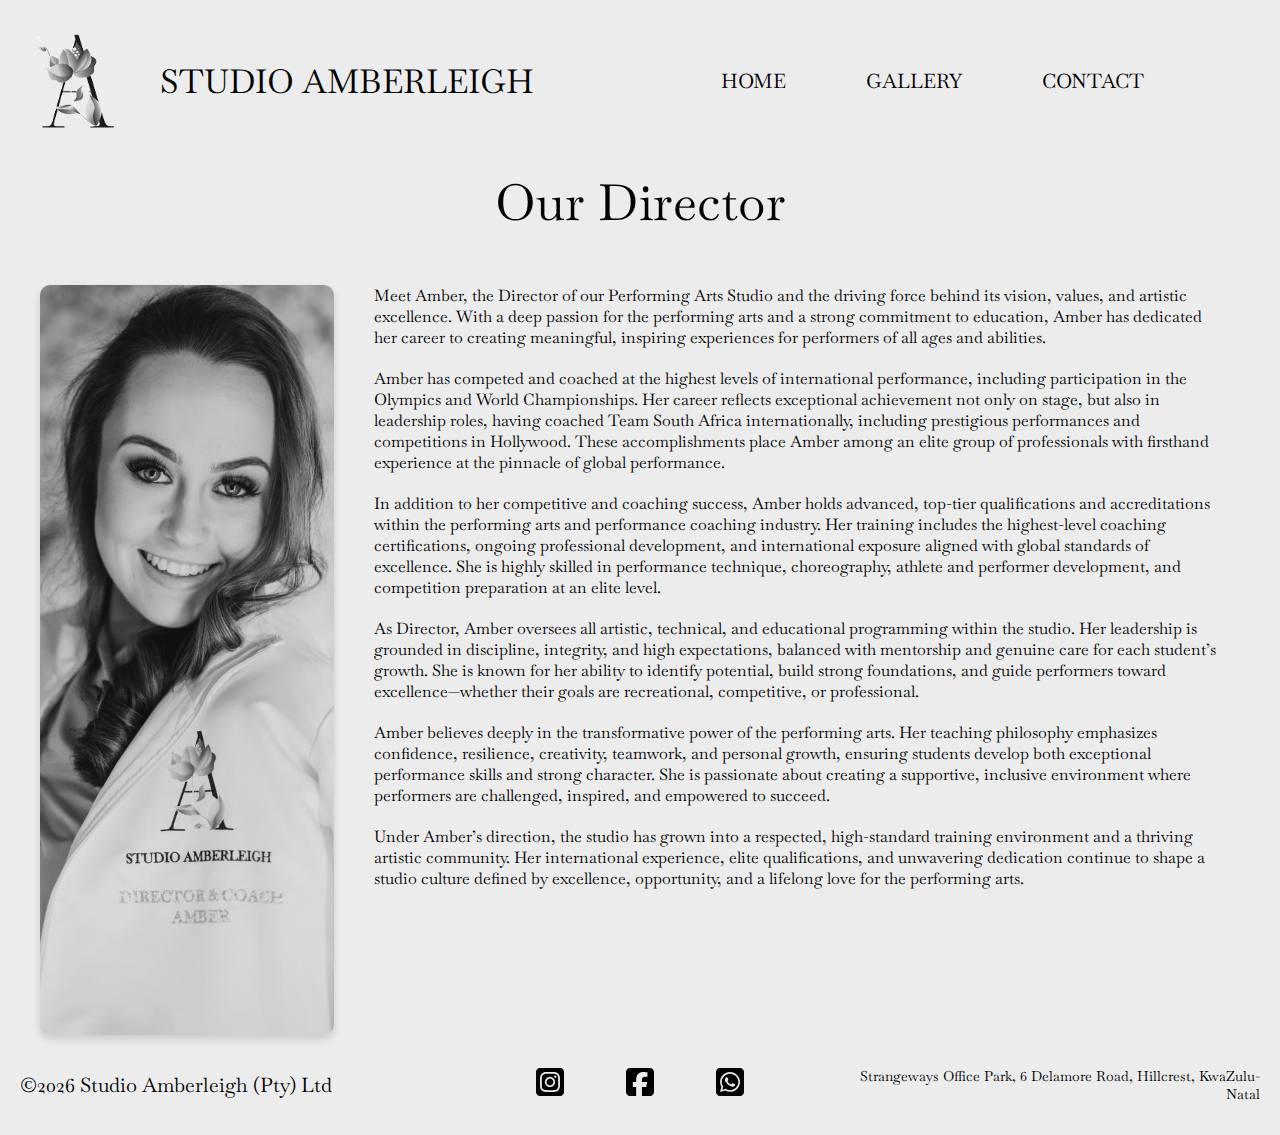
<file: director.html>
<!DOCTYPE html>
<html lang="en">
<head>
  <meta charset="UTF-8">
  <meta name="viewport" content="width=device-width, initial-scale=1.0">
  <title>Our Director</title>
  <link rel="stylesheet" href="style.css">
  <link href="https://fonts.googleapis.com/css2?family=Baskervville&display=swap" rel="stylesheet">
</head>
<body>
      <div class="navigation-container" id="directorNavigation">
      <div class="logo-container">
        <img src="images/Logo.webp" class="logo" alt="Logo">
        <h2>STUDIO AMBERLEIGH</h2>
      </div>
      <nav class="navigation">
        <a href="index.html" id="dirHome">HOME</a>
        <a href="gallery.html" id="dirAbout">GALLERY</a>
        <a href="contact/index.html" id="dirContact">CONTACT</a>
      </nav>
    </div>

    <h2 class="ourDirector">Our Director</h2>
  <div class="container5">
    
    <div class="image5">
    </div>
    <div class="p2">
      <p>Meet Amber, the Director of our Performing Arts Studio and the driving force behind its vision, values, and artistic excellence. With a deep passion for the performing arts and a strong commitment to education, Amber has dedicated her career to creating meaningful, inspiring experiences for performers of all ages and abilities.</p>
      <p>Amber has competed and coached at the highest levels of international performance, including participation in the Olympics and World Championships. Her career reflects exceptional achievement not only on stage, but also in leadership roles, having coached Team South Africa internationally, including prestigious performances and competitions in Hollywood. These accomplishments place Amber among an elite group of professionals with firsthand experience at the pinnacle of global performance.</p>
      <p>In addition to her competitive and coaching success, Amber holds advanced, top-tier qualifications and accreditations within the performing arts and performance coaching industry. Her training includes the highest-level coaching certifications, ongoing professional development, and international exposure aligned with global standards of excellence. She is highly skilled in performance technique, choreography, athlete and performer development, and competition preparation at an elite level.</p>
      <p>As Director, Amber oversees all artistic, technical, and educational programming within the studio. Her leadership is grounded in discipline, integrity, and high expectations, balanced with mentorship and genuine care for each student’s growth. She is known for her ability to identify potential, build strong foundations, and guide performers toward excellence—whether their goals are recreational, competitive, or professional.</p>
      <p>Amber believes deeply in the transformative power of the performing arts. Her teaching philosophy emphasizes confidence, resilience, creativity, teamwork, and personal growth, ensuring students develop both exceptional performance skills and strong character. She is passionate about creating a supportive, inclusive environment where performers are challenged, inspired, and empowered to succeed.</p>
      <p>Under Amber’s direction, the studio has grown into a respected, high-standard training environment and a thriving artistic community. Her international experience, elite qualifications, and unwavering dedication continue to shape a studio culture defined by excellence, opportunity, and a lifelong love for the performing arts.</p>
    </div>
  </div>
    <div class="footer">
      <div class="copyright">
        ©2026 Studio Amberleigh (Pty) Ltd
      </div>

      <div class="socials">
        <div class="instagram">
          <a href="https://www.instagram.com/studio_amberleigh/">
            <svg xmlns="http://www.w3.org/2000/svg" viewBox="0 0 640 640"><!--!Font Awesome Free v7.1.0 by @fontawesome - https://fontawesome.com License - https://fontawesome.com/license/free Copyright 2026 Fonticons, Inc.--><path d="M290.4 275.7C274 286 264.5 304.5 265.5 323.8C266.6 343.2 278.2 360.4 295.6 368.9C313.1 377.3 333.8 375.5 349.6 364.3C366 354 375.5 335.5 374.5 316.2C373.4 296.8 361.8 279.6 344.4 271.1C326.9 262.7 306.2 264.5 290.4 275.7zM432.7 207.3C427.5 202.1 421.2 198 414.3 195.3C396.2 188.2 356.7 188.5 331.2 188.8C327.1 188.8 323.3 188.9 320 188.9C316.7 188.9 312.8 188.9 308.6 188.8C283.1 188.5 243.8 188.1 225.7 195.3C218.8 198 212.6 202.1 207.3 207.3C202 212.5 198 218.8 195.3 225.7C188.2 243.8 188.6 283.4 188.8 308.9C188.8 313 188.9 316.8 188.9 320C188.9 323.2 188.9 327 188.8 331.1C188.6 356.6 188.2 396.2 195.3 414.3C198 421.2 202.1 427.4 207.3 432.7C212.5 438 218.8 442 225.7 444.7C243.8 451.8 283.3 451.5 308.8 451.2C312.9 451.2 316.7 451.1 320 451.1C323.3 451.1 327.2 451.1 331.4 451.2C356.9 451.5 396.2 451.9 414.3 444.7C421.2 442 427.4 437.9 432.7 432.7C438 427.5 442 421.2 444.7 414.3C451.9 396.3 451.5 356.9 451.2 331.3C451.2 327.1 451.1 323.2 451.1 319.9C451.1 316.6 451.1 312.8 451.2 308.5C451.5 283 451.9 243.6 444.7 225.5C442 218.6 437.9 212.4 432.7 207.1L432.7 207.3zM365.6 251.8C383.7 263.9 396.2 282.7 400.5 304C404.8 325.3 400.3 347.5 388.2 365.6C382.2 374.6 374.5 382.2 365.6 388.2C356.7 394.2 346.6 398.3 336 400.4C314.7 404.6 292.5 400.2 274.4 388.1C256.3 376 243.8 357.2 239.5 335.9C235.2 314.6 239.7 292.4 251.7 274.3C263.7 256.2 282.6 243.7 303.9 239.4C325.2 235.1 347.4 239.6 365.5 251.6L365.6 251.6zM394.8 250.5C391.7 248.4 389.2 245.4 387.7 241.9C386.2 238.4 385.9 234.6 386.6 230.8C387.3 227 389.2 223.7 391.8 221C394.4 218.3 397.9 216.5 401.6 215.8C405.3 215.1 409.2 215.4 412.7 216.9C416.2 218.4 419.2 220.8 421.3 223.9C423.4 227 424.5 230.7 424.5 234.5C424.5 237 424 239.5 423.1 241.8C422.2 244.1 420.7 246.2 419 248C417.3 249.8 415.1 251.2 412.8 252.2C410.5 253.2 408 253.7 405.5 253.7C401.7 253.7 398 252.6 394.9 250.5L394.8 250.5zM544 160C544 124.7 515.3 96 480 96L160 96C124.7 96 96 124.7 96 160L96 480C96 515.3 124.7 544 160 544L480 544C515.3 544 544 515.3 544 480L544 160zM453 453C434.3 471.7 411.6 477.6 386 478.9C359.6 480.4 280.4 480.4 254 478.9C228.4 477.6 205.7 471.7 187 453C168.3 434.3 162.4 411.6 161.2 386C159.7 359.6 159.7 280.4 161.2 254C162.5 228.4 168.3 205.7 187 187C205.7 168.3 228.5 162.4 254 161.2C280.4 159.7 359.6 159.7 386 161.2C411.6 162.5 434.3 168.3 453 187C471.7 205.7 477.6 228.4 478.8 254C480.3 280.3 480.3 359.4 478.8 385.9C477.5 411.5 471.7 434.2 453 452.9L453 453z"/></svg>
          </a>
        </div>
        <div class="facebook">
          <a href="https://www.facebook.com/profile.php?id=100072429099800">
            <svg xmlns="http://www.w3.org/2000/svg" viewBox="0 0 640 640"><!--!Font Awesome Free v7.1.0 by @fontawesome - https://fontawesome.com License - https://fontawesome.com/license/free Copyright 2026 Fonticons, Inc.--><path d="M160 96C124.7 96 96 124.7 96 160L96 480C96 515.3 124.7 544 160 544L258.2 544L258.2 398.2L205.4 398.2L205.4 320L258.2 320L258.2 286.3C258.2 199.2 297.6 158.8 383.2 158.8C399.4 158.8 427.4 162 438.9 165.2L438.9 236C432.9 235.4 422.4 235 409.3 235C367.3 235 351.1 250.9 351.1 292.2L351.1 320L434.7 320L420.3 398.2L351 398.2L351 544L480 544C515.3 544 544 515.3 544 480L544 160C544 124.7 515.3 96 480 96L160 96z"/></svg>
          </a>
        </div>
        <div class="whatsapp">
          <a href="https://wa.me/27767768331">
            <svg xmlns="http://www.w3.org/2000/svg" viewBox="0 0 640 640"><!--!Font Awesome Free v7.1.0 by @fontawesome - https://fontawesome.com License - https://fontawesome.com/license/free Copyright 2026 Fonticons, Inc.--><path d="M188.1 318.6C188.1 343.5 195.1 367.8 208.3 388.7L211.4 393.7L198.1 442.3L248 429.2L252.8 432.1C273 444.1 296.2 450.5 319.9 450.5L320 450.5C392.6 450.5 453.3 391.4 453.3 318.7C453.3 283.5 438.1 250.4 413.2 225.5C388.2 200.5 355.2 186.8 320 186.8C247.3 186.8 188.2 245.9 188.1 318.6zM370.8 394C358.2 395.9 348.4 394.9 323.3 384.1C286.5 368.2 261.5 332.6 256.4 325.4C256 324.8 255.7 324.5 255.6 324.3C253.6 321.7 239.4 302.8 239.4 283.3C239.4 264.9 248.4 255.4 252.6 251C252.9 250.7 253.1 250.5 253.3 250.2C256.9 246.2 261.2 245.2 263.9 245.2C266.5 245.2 269.2 245.2 271.5 245.3L272.3 245.3C274.6 245.3 277.5 245.3 280.4 252.1C281.6 255 283.4 259.4 285.3 263.9C288.6 271.9 292 280.2 292.6 281.5C293.6 283.5 294.3 285.8 292.9 288.4C289.5 295.2 286 298.8 283.6 301.4C280.5 304.6 279.1 306.1 281.3 310C296.6 336.3 311.9 345.4 335.2 357.1C339.2 359.1 341.5 358.8 343.8 356.1C346.1 353.5 353.7 344.5 356.3 340.6C358.9 336.6 361.6 337.3 365.2 338.6C368.8 339.9 388.3 349.5 392.3 351.5C393.1 351.9 393.8 352.2 394.4 352.5C397.2 353.9 399.1 354.8 399.9 356.1C400.8 358 400.8 366 397.5 375.2C394.2 384.5 378.4 392.9 370.8 394zM544 160C544 124.7 515.3 96 480 96L160 96C124.7 96 96 124.7 96 160L96 480C96 515.3 124.7 544 160 544L480 544C515.3 544 544 515.3 544 480L544 160zM244.1 457.9L160 480L182.5 397.8C168.6 373.8 161.3 346.5 161.3 318.5C161.4 231.1 232.5 160 319.9 160C362.3 160 402.1 176.5 432.1 206.5C462 236.5 480 276.3 480 318.7C480 406.1 407.3 477.2 319.9 477.2C293.3 477.2 267.2 470.5 244.1 457.9z"/></svg>
          </a>
        </div>
      </div>
      <div class="address">
        Strangeways Office Park, 6 Delamore Road, Hillcrest, KwaZulu-Natal
      </div>
    </div>
</body>
</html>
</file>
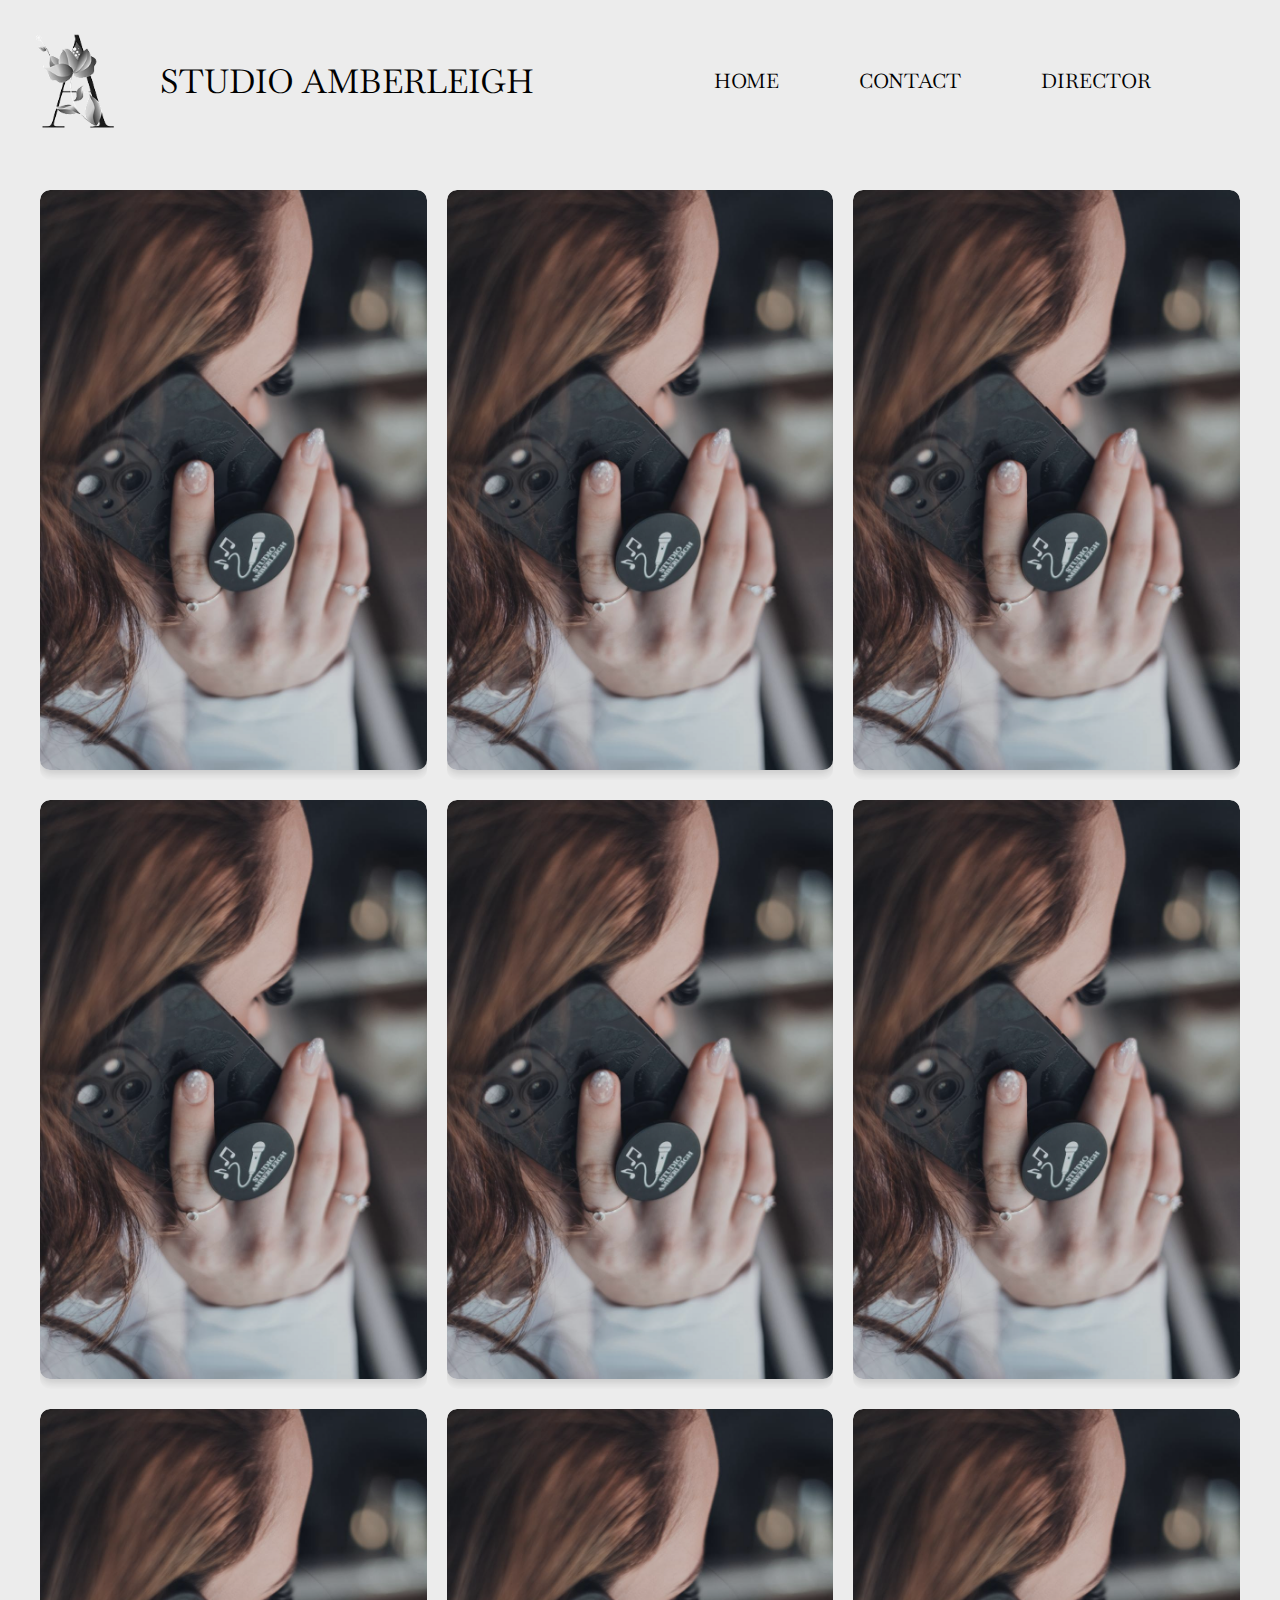
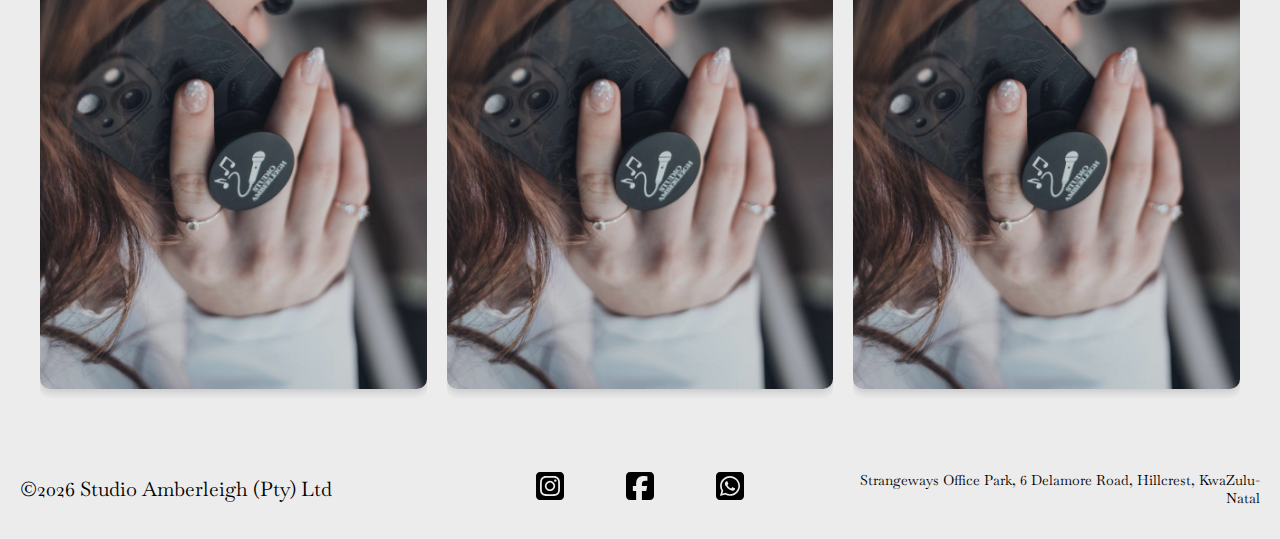
<file: gallery.html>
<!DOCTYPE html>
<html lang="en">
<head>
  <meta charset="UTF-8">
  <meta name="viewport" content="width=device-width, initial-scale=1.0">
  <title>Document</title>
  <link href="https://fonts.googleapis.com/css2?family=Baskervville&display=swap" rel="stylesheet">
  <link rel="stylesheet" href="style.css">
</head>
<body>

  <div class="navigation-container" id="gallery">
      <div class="logo-container">
        <img src="images/Logo.webp" class="logo" alt="Logo">
        <h2>STUDIO AMBERLEIGH</h2>
      </div>
      <nav class="navigation">
        <a href="index.html" id="about">HOME</a>
        <a href="contact.html" id="contactus">CONTACT</a>
        <a href="director.html" id="ourdirector">DIRECTOR</a>
      </nav>
    </div>

    <div class="container4" id="gallery-container">
    <div class="card">
        <img src="images/image 2.webp">
      </div>
      <div class="card">
        <img src="images/image 2.webp">
      </div>
      <div class="card">
        <img src="images/image 2.webp">
      </div>
      <div class="card">
        <img src="images/image 2.webp">
      </div>
      <div class="card">
        <img src="images/image 2.webp">
      </div>
      <div class="card">
        <img src="images/image 2.webp">
      </div>
      <div class="card">
        <img src="images/image 2.webp">
      </div>
      <div class="card">
        <img src="images/image 2.webp">
      </div>
      <div class="card">
        <img src="images/image 2.webp">
      </div>
    </div>

  <div class="footer">
    <div class="copyright">
      ©2026 Studio Amberleigh (Pty) Ltd
    </div>
      <div class="socials">
        <div class="instagram">
          <a href="https://www.instagram.com/studio_amberleigh/">
            <svg xmlns="http://www.w3.org/2000/svg" viewBox="0 0 640 640"><!--!Font Awesome Free v7.1.0 by @fontawesome - https://fontawesome.com License - https://fontawesome.com/license/free Copyright 2026 Fonticons, Inc.--><path d="M290.4 275.7C274 286 264.5 304.5 265.5 323.8C266.6 343.2 278.2 360.4 295.6 368.9C313.1 377.3 333.8 375.5 349.6 364.3C366 354 375.5 335.5 374.5 316.2C373.4 296.8 361.8 279.6 344.4 271.1C326.9 262.7 306.2 264.5 290.4 275.7zM432.7 207.3C427.5 202.1 421.2 198 414.3 195.3C396.2 188.2 356.7 188.5 331.2 188.8C327.1 188.8 323.3 188.9 320 188.9C316.7 188.9 312.8 188.9 308.6 188.8C283.1 188.5 243.8 188.1 225.7 195.3C218.8 198 212.6 202.1 207.3 207.3C202 212.5 198 218.8 195.3 225.7C188.2 243.8 188.6 283.4 188.8 308.9C188.8 313 188.9 316.8 188.9 320C188.9 323.2 188.9 327 188.8 331.1C188.6 356.6 188.2 396.2 195.3 414.3C198 421.2 202.1 427.4 207.3 432.7C212.5 438 218.8 442 225.7 444.7C243.8 451.8 283.3 451.5 308.8 451.2C312.9 451.2 316.7 451.1 320 451.1C323.3 451.1 327.2 451.1 331.4 451.2C356.9 451.5 396.2 451.9 414.3 444.7C421.2 442 427.4 437.9 432.7 432.7C438 427.5 442 421.2 444.7 414.3C451.9 396.3 451.5 356.9 451.2 331.3C451.2 327.1 451.1 323.2 451.1 319.9C451.1 316.6 451.1 312.8 451.2 308.5C451.5 283 451.9 243.6 444.7 225.5C442 218.6 437.9 212.4 432.7 207.1L432.7 207.3zM365.6 251.8C383.7 263.9 396.2 282.7 400.5 304C404.8 325.3 400.3 347.5 388.2 365.6C382.2 374.6 374.5 382.2 365.6 388.2C356.7 394.2 346.6 398.3 336 400.4C314.7 404.6 292.5 400.2 274.4 388.1C256.3 376 243.8 357.2 239.5 335.9C235.2 314.6 239.7 292.4 251.7 274.3C263.7 256.2 282.6 243.7 303.9 239.4C325.2 235.1 347.4 239.6 365.5 251.6L365.6 251.6zM394.8 250.5C391.7 248.4 389.2 245.4 387.7 241.9C386.2 238.4 385.9 234.6 386.6 230.8C387.3 227 389.2 223.7 391.8 221C394.4 218.3 397.9 216.5 401.6 215.8C405.3 215.1 409.2 215.4 412.7 216.9C416.2 218.4 419.2 220.8 421.3 223.9C423.4 227 424.5 230.7 424.5 234.5C424.5 237 424 239.5 423.1 241.8C422.2 244.1 420.7 246.2 419 248C417.3 249.8 415.1 251.2 412.8 252.2C410.5 253.2 408 253.7 405.5 253.7C401.7 253.7 398 252.6 394.9 250.5L394.8 250.5zM544 160C544 124.7 515.3 96 480 96L160 96C124.7 96 96 124.7 96 160L96 480C96 515.3 124.7 544 160 544L480 544C515.3 544 544 515.3 544 480L544 160zM453 453C434.3 471.7 411.6 477.6 386 478.9C359.6 480.4 280.4 480.4 254 478.9C228.4 477.6 205.7 471.7 187 453C168.3 434.3 162.4 411.6 161.2 386C159.7 359.6 159.7 280.4 161.2 254C162.5 228.4 168.3 205.7 187 187C205.7 168.3 228.5 162.4 254 161.2C280.4 159.7 359.6 159.7 386 161.2C411.6 162.5 434.3 168.3 453 187C471.7 205.7 477.6 228.4 478.8 254C480.3 280.3 480.3 359.4 478.8 385.9C477.5 411.5 471.7 434.2 453 452.9L453 453z"/></svg>
          </a>
        </div>
        <div class="facebook">
          <a href="https://www.facebook.com/profile.php?id=100072429099800">
            <svg xmlns="http://www.w3.org/2000/svg" viewBox="0 0 640 640"><!--!Font Awesome Free v7.1.0 by @fontawesome - https://fontawesome.com License - https://fontawesome.com/license/free Copyright 2026 Fonticons, Inc.--><path d="M160 96C124.7 96 96 124.7 96 160L96 480C96 515.3 124.7 544 160 544L258.2 544L258.2 398.2L205.4 398.2L205.4 320L258.2 320L258.2 286.3C258.2 199.2 297.6 158.8 383.2 158.8C399.4 158.8 427.4 162 438.9 165.2L438.9 236C432.9 235.4 422.4 235 409.3 235C367.3 235 351.1 250.9 351.1 292.2L351.1 320L434.7 320L420.3 398.2L351 398.2L351 544L480 544C515.3 544 544 515.3 544 480L544 160C544 124.7 515.3 96 480 96L160 96z"/></svg>
          </a>
        </div>
        <div class="whatsapp">
          <a href="https://wa.me/27767768331">
            <svg xmlns="http://www.w3.org/2000/svg" viewBox="0 0 640 640"><!--!Font Awesome Free v7.1.0 by @fontawesome - https://fontawesome.com License - https://fontawesome.com/license/free Copyright 2026 Fonticons, Inc.--><path d="M188.1 318.6C188.1 343.5 195.1 367.8 208.3 388.7L211.4 393.7L198.1 442.3L248 429.2L252.8 432.1C273 444.1 296.2 450.5 319.9 450.5L320 450.5C392.6 450.5 453.3 391.4 453.3 318.7C453.3 283.5 438.1 250.4 413.2 225.5C388.2 200.5 355.2 186.8 320 186.8C247.3 186.8 188.2 245.9 188.1 318.6zM370.8 394C358.2 395.9 348.4 394.9 323.3 384.1C286.5 368.2 261.5 332.6 256.4 325.4C256 324.8 255.7 324.5 255.6 324.3C253.6 321.7 239.4 302.8 239.4 283.3C239.4 264.9 248.4 255.4 252.6 251C252.9 250.7 253.1 250.5 253.3 250.2C256.9 246.2 261.2 245.2 263.9 245.2C266.5 245.2 269.2 245.2 271.5 245.3L272.3 245.3C274.6 245.3 277.5 245.3 280.4 252.1C281.6 255 283.4 259.4 285.3 263.9C288.6 271.9 292 280.2 292.6 281.5C293.6 283.5 294.3 285.8 292.9 288.4C289.5 295.2 286 298.8 283.6 301.4C280.5 304.6 279.1 306.1 281.3 310C296.6 336.3 311.9 345.4 335.2 357.1C339.2 359.1 341.5 358.8 343.8 356.1C346.1 353.5 353.7 344.5 356.3 340.6C358.9 336.6 361.6 337.3 365.2 338.6C368.8 339.9 388.3 349.5 392.3 351.5C393.1 351.9 393.8 352.2 394.4 352.5C397.2 353.9 399.1 354.8 399.9 356.1C400.8 358 400.8 366 397.5 375.2C394.2 384.5 378.4 392.9 370.8 394zM544 160C544 124.7 515.3 96 480 96L160 96C124.7 96 96 124.7 96 160L96 480C96 515.3 124.7 544 160 544L480 544C515.3 544 544 515.3 544 480L544 160zM244.1 457.9L160 480L182.5 397.8C168.6 373.8 161.3 346.5 161.3 318.5C161.4 231.1 232.5 160 319.9 160C362.3 160 402.1 176.5 432.1 206.5C462 236.5 480 276.3 480 318.7C480 406.1 407.3 477.2 319.9 477.2C293.3 477.2 267.2 470.5 244.1 457.9z"/></svg>
          </a>
        </div>
      </div>
    <div class="address">
      Strangeways Office Park, 6 Delamore Road, Hillcrest, KwaZulu-Natal
    </div>
  </div>
  <script src="script.js"></script>
</body>
</html>
</file>
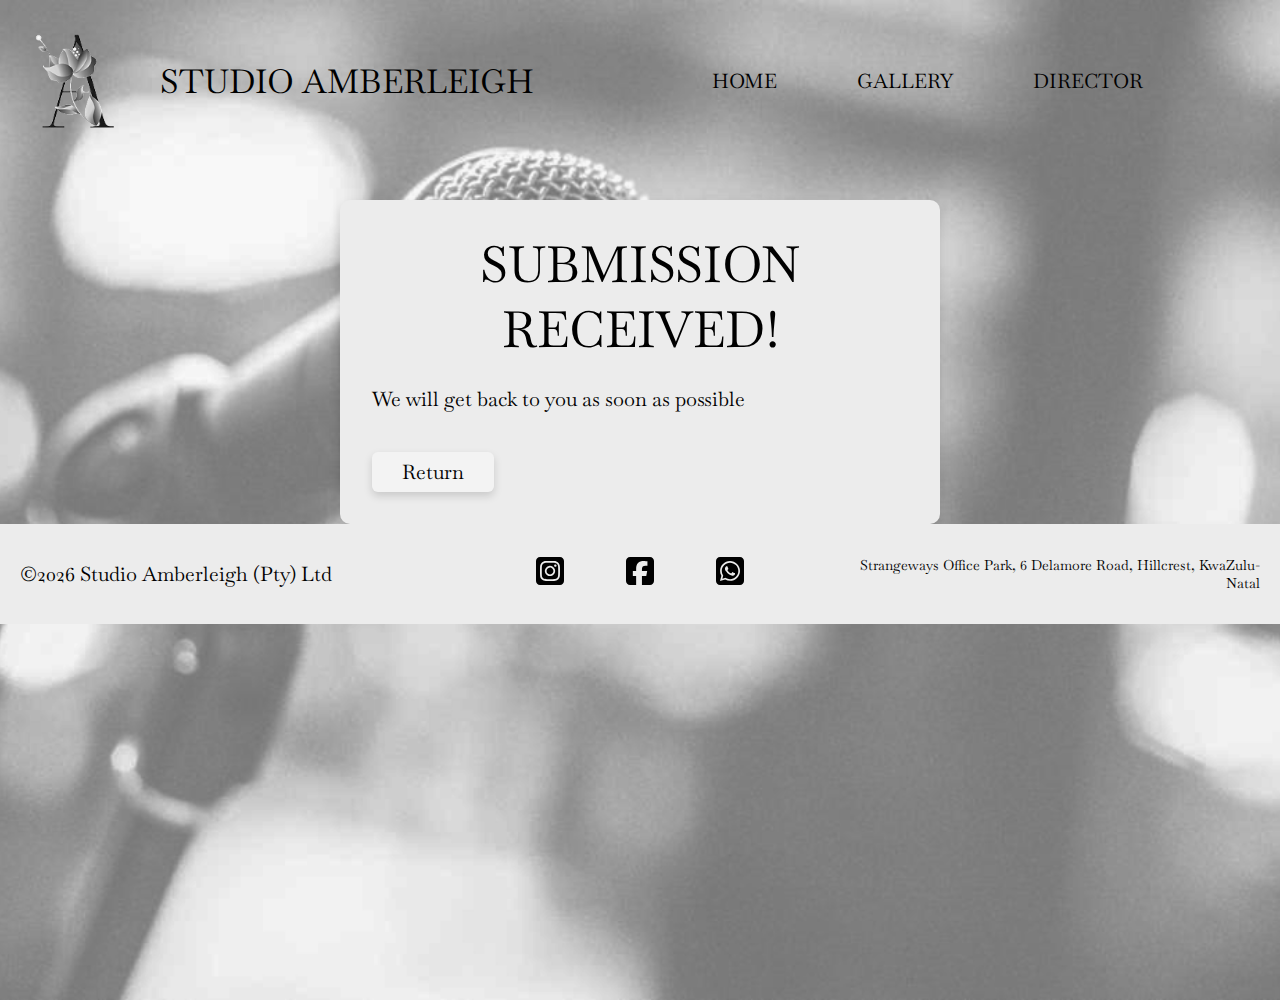
<file: contact/success.html>
<!DOCTYPE html>
<html lang="en">
<head>
  <meta charset="UTF-8">
  <meta name="viewport" content="width=device-width, initial-scale=1.0">
  <title>SUCCESS</title>
  <link rel="stylesheet" href="../style.css">
  <link href="https://fonts.googleapis.com/css2?family=Baskervville&display=swap" rel="stylesheet">
</head>
<body>

   <div class="container6" id="container6">

    <div class="navigation-container" id="nav-container">
      <div class="logo-container">
        <img src="../images/Logo.webp" class="logo" alt="Logo">
        <h2>STUDIO AMBERLEIGH</h2>
      </div>
      <nav class="navigation" id="nav">
        <a href="index.html" id="HOME">HOME</a>
        <a href="gallery.html" id="about">GALLERY</a>
        <a href="director.html" id="ourdirector">DIRECTOR</a>
      </nav>
    </div>
    <div class="form">
    <div class="form-container success">
      <h2>SUBMISSION RECEIVED!</h2>
      <p>We will get back to you as soon as possible</p>
      <button id="return-btn">Return</button>
    </div>
      </div>

    <div class="footer" id="contact">
      <div class="copyright">
        ©2026 Studio Amberleigh (Pty) Ltd
      </div>

      <div class="socials">
        <div class="instagram">
          <a href="https://www.instagram.com/studio_amberleigh/">
            <svg xmlns="http://www.w3.org/2000/svg" viewBox="0 0 640 640"><!--!Font Awesome Free v7.1.0 by @fontawesome - https://fontawesome.com License - https://fontawesome.com/license/free Copyright 2026 Fonticons, Inc.--><path d="M290.4 275.7C274 286 264.5 304.5 265.5 323.8C266.6 343.2 278.2 360.4 295.6 368.9C313.1 377.3 333.8 375.5 349.6 364.3C366 354 375.5 335.5 374.5 316.2C373.4 296.8 361.8 279.6 344.4 271.1C326.9 262.7 306.2 264.5 290.4 275.7zM432.7 207.3C427.5 202.1 421.2 198 414.3 195.3C396.2 188.2 356.7 188.5 331.2 188.8C327.1 188.8 323.3 188.9 320 188.9C316.7 188.9 312.8 188.9 308.6 188.8C283.1 188.5 243.8 188.1 225.7 195.3C218.8 198 212.6 202.1 207.3 207.3C202 212.5 198 218.8 195.3 225.7C188.2 243.8 188.6 283.4 188.8 308.9C188.8 313 188.9 316.8 188.9 320C188.9 323.2 188.9 327 188.8 331.1C188.6 356.6 188.2 396.2 195.3 414.3C198 421.2 202.1 427.4 207.3 432.7C212.5 438 218.8 442 225.7 444.7C243.8 451.8 283.3 451.5 308.8 451.2C312.9 451.2 316.7 451.1 320 451.1C323.3 451.1 327.2 451.1 331.4 451.2C356.9 451.5 396.2 451.9 414.3 444.7C421.2 442 427.4 437.9 432.7 432.7C438 427.5 442 421.2 444.7 414.3C451.9 396.3 451.5 356.9 451.2 331.3C451.2 327.1 451.1 323.2 451.1 319.9C451.1 316.6 451.1 312.8 451.2 308.5C451.5 283 451.9 243.6 444.7 225.5C442 218.6 437.9 212.4 432.7 207.1L432.7 207.3zM365.6 251.8C383.7 263.9 396.2 282.7 400.5 304C404.8 325.3 400.3 347.5 388.2 365.6C382.2 374.6 374.5 382.2 365.6 388.2C356.7 394.2 346.6 398.3 336 400.4C314.7 404.6 292.5 400.2 274.4 388.1C256.3 376 243.8 357.2 239.5 335.9C235.2 314.6 239.7 292.4 251.7 274.3C263.7 256.2 282.6 243.7 303.9 239.4C325.2 235.1 347.4 239.6 365.5 251.6L365.6 251.6zM394.8 250.5C391.7 248.4 389.2 245.4 387.7 241.9C386.2 238.4 385.9 234.6 386.6 230.8C387.3 227 389.2 223.7 391.8 221C394.4 218.3 397.9 216.5 401.6 215.8C405.3 215.1 409.2 215.4 412.7 216.9C416.2 218.4 419.2 220.8 421.3 223.9C423.4 227 424.5 230.7 424.5 234.5C424.5 237 424 239.5 423.1 241.8C422.2 244.1 420.7 246.2 419 248C417.3 249.8 415.1 251.2 412.8 252.2C410.5 253.2 408 253.7 405.5 253.7C401.7 253.7 398 252.6 394.9 250.5L394.8 250.5zM544 160C544 124.7 515.3 96 480 96L160 96C124.7 96 96 124.7 96 160L96 480C96 515.3 124.7 544 160 544L480 544C515.3 544 544 515.3 544 480L544 160zM453 453C434.3 471.7 411.6 477.6 386 478.9C359.6 480.4 280.4 480.4 254 478.9C228.4 477.6 205.7 471.7 187 453C168.3 434.3 162.4 411.6 161.2 386C159.7 359.6 159.7 280.4 161.2 254C162.5 228.4 168.3 205.7 187 187C205.7 168.3 228.5 162.4 254 161.2C280.4 159.7 359.6 159.7 386 161.2C411.6 162.5 434.3 168.3 453 187C471.7 205.7 477.6 228.4 478.8 254C480.3 280.3 480.3 359.4 478.8 385.9C477.5 411.5 471.7 434.2 453 452.9L453 453z"/></svg>
          </a>
        </div>
        <div class="facebook">
          <a href="https://www.facebook.com/profile.php?id=100072429099800">
            <svg xmlns="http://www.w3.org/2000/svg" viewBox="0 0 640 640"><!--!Font Awesome Free v7.1.0 by @fontawesome - https://fontawesome.com License - https://fontawesome.com/license/free Copyright 2026 Fonticons, Inc.--><path d="M160 96C124.7 96 96 124.7 96 160L96 480C96 515.3 124.7 544 160 544L258.2 544L258.2 398.2L205.4 398.2L205.4 320L258.2 320L258.2 286.3C258.2 199.2 297.6 158.8 383.2 158.8C399.4 158.8 427.4 162 438.9 165.2L438.9 236C432.9 235.4 422.4 235 409.3 235C367.3 235 351.1 250.9 351.1 292.2L351.1 320L434.7 320L420.3 398.2L351 398.2L351 544L480 544C515.3 544 544 515.3 544 480L544 160C544 124.7 515.3 96 480 96L160 96z"/></svg>
          </a>
        </div>
        <div class="whatsapp">
          <a href="https://wa.me/27767768331">
            <svg xmlns="http://www.w3.org/2000/svg" viewBox="0 0 640 640"><!--!Font Awesome Free v7.1.0 by @fontawesome - https://fontawesome.com License - https://fontawesome.com/license/free Copyright 2026 Fonticons, Inc.--><path d="M188.1 318.6C188.1 343.5 195.1 367.8 208.3 388.7L211.4 393.7L198.1 442.3L248 429.2L252.8 432.1C273 444.1 296.2 450.5 319.9 450.5L320 450.5C392.6 450.5 453.3 391.4 453.3 318.7C453.3 283.5 438.1 250.4 413.2 225.5C388.2 200.5 355.2 186.8 320 186.8C247.3 186.8 188.2 245.9 188.1 318.6zM370.8 394C358.2 395.9 348.4 394.9 323.3 384.1C286.5 368.2 261.5 332.6 256.4 325.4C256 324.8 255.7 324.5 255.6 324.3C253.6 321.7 239.4 302.8 239.4 283.3C239.4 264.9 248.4 255.4 252.6 251C252.9 250.7 253.1 250.5 253.3 250.2C256.9 246.2 261.2 245.2 263.9 245.2C266.5 245.2 269.2 245.2 271.5 245.3L272.3 245.3C274.6 245.3 277.5 245.3 280.4 252.1C281.6 255 283.4 259.4 285.3 263.9C288.6 271.9 292 280.2 292.6 281.5C293.6 283.5 294.3 285.8 292.9 288.4C289.5 295.2 286 298.8 283.6 301.4C280.5 304.6 279.1 306.1 281.3 310C296.6 336.3 311.9 345.4 335.2 357.1C339.2 359.1 341.5 358.8 343.8 356.1C346.1 353.5 353.7 344.5 356.3 340.6C358.9 336.6 361.6 337.3 365.2 338.6C368.8 339.9 388.3 349.5 392.3 351.5C393.1 351.9 393.8 352.2 394.4 352.5C397.2 353.9 399.1 354.8 399.9 356.1C400.8 358 400.8 366 397.5 375.2C394.2 384.5 378.4 392.9 370.8 394zM544 160C544 124.7 515.3 96 480 96L160 96C124.7 96 96 124.7 96 160L96 480C96 515.3 124.7 544 160 544L480 544C515.3 544 544 515.3 544 480L544 160zM244.1 457.9L160 480L182.5 397.8C168.6 373.8 161.3 346.5 161.3 318.5C161.4 231.1 232.5 160 319.9 160C362.3 160 402.1 176.5 432.1 206.5C462 236.5 480 276.3 480 318.7C480 406.1 407.3 477.2 319.9 477.2C293.3 477.2 267.2 470.5 244.1 457.9z"/></svg>
          </a>
        </div>
      </div>
      <div class="address">
        Strangeways Office Park, 6 Delamore Road, Hillcrest, KwaZulu-Natal
      </div>
    </div>
    </div>

</body>
</html>
</file>
<file: style.css>
html{
  scroll-behavior: smooth;
}

*{
  font-family: "Baskervville", serif;
  margin: 0;
  padding: 0;
  box-sizing: border-box;
}

body{
  font-size: 20px;
}

.hero-container{
  width: 100%;
  height: 700px;
  background-image: url("images/Backround.webp"); 
  background-size: cover;       
  background-position: center;  
  background-repeat: no-repeat;
}

h1{
  font-size: 70px;
  font-weight: 200;
}

h2{
  font-size: 33px;
  font-weight: 200;
}

.logo{
  padding-left: 10px;
  width: 140px;
  height: auto;
}

.navigation-container{
  display: grid;
  grid-template-columns: 1fr 1fr;
  height: 20%;
  max-height: 150px;
  gap: 50px;
}


.logo-container{
  display: flex;
  flex-direction: row;
  align-items: center;
  left: 0px;
  gap: 20px;
  width: 100%;

}

.logo-container h2{
  left: 0;
}

.navigation{
  display: flex;
  flex-direction: row;
  justify-content: center;
  align-items: center;
  right: 0px;
  gap: 80px;
  padding-right: 80px;
  width: 100%;
}

.header{
  display: flex;
  flex-direction: column;
  justify-content: center;
  align-items: center;
  height: 80%;
}

button{
  height: 40px;
  margin-top: 40px;
  padding: 4px 30px;
  background-color: #F3F3F3;
  border: none;
  border-radius: 6px;
  box-shadow: 0 4px 8px rgba(0,0,0, 0.15);
  font-size: 20px;
  cursor: pointer;
  transition: all 0.3s ease;
  color: #000;                 
  -webkit-appearance: none;    
  appearance: none; 
}

button:hover{
  background-color: #ffe6be;
}

button:active{
  background-color: #F3F3F3;
}

nav a{
  text-decoration: none;     /* remove underline */
  cursor: pointer;
  transition: all 0.3s ease;
  color: black;
}

nav a:hover{
  color: #ffe6be;
}

nav a:active{
  color: #000000;
}

.container1{
  padding-top: 50px;
  display: grid;
  grid-template-columns: 0.8fr 1fr;
  gap: 20px;
  padding-bottom: 40px;
  background-color: #ECECEC;
}

.image1 img{
  width: 100%;    
  height: auto;   
  display: block; 
  border: none;
  border-radius: 10px;
  box-shadow: 0 4px 8px rgba(0,0,0, 0.15);
  min-width: 600px;
}

.p1 {
  display: flex;
  flex-direction: column; 
  justify-content: center;
  height: 100%;           
}

.p1 p{
  font-size: 28px;
}

.about {
  line-height: 1.6;
  width: 100%; /* fills the parent div */
    font-size: 1.8rem;
  font-weight: 100;
  padding: 0px 120px 0px 80px;
  font-size: 28px;
}


.image1{
  padding-left: 20px;
}

.container3 {
  padding: 40px;
  background-color:#F3F3F3;
}

.container3 h1 {
  text-align: center;
  margin-bottom: 20px;
  font-size: 50px;
}

.container3 ul {
  list-style-type:decimal;
  padding: 0 40px 0 40px;
  margin-bottom: 30px;
}

.container3 ul ul {
  list-style-type: circle;
  padding-left: 20px;
}

.container3 li {
  margin-bottom: 10px;

  font-size: 1.6rem;
}

.container3 ul ul li {
  font-size: 1.6rem;
  color: #555;
}

.card {
  position: relative;
  width: 100%;
  height: 100%;

  cursor: pointer;
  transform: translateZ(0); /* triggers GPU acceleration */
  backface-visibility: hidden;
  overflow: hidden;
  border-radius: 10px;
}

.card img {
  width: 100%;
  height: auto;
  display: block;
  border-radius: inherit;
  box-shadow: 0 4px 8px rgba(0,0,0, 0.15);
}

.image-wrapper {
  position: relative;
  width: 100%;
  border-radius: 10px;
  overflow: hidden;
}

@supports (-webkit-touch-callout: none) {
  .overlay {
    transform: translateZ(0);
    will-change: opacity;
  }
}


.overlay {
  position: absolute;
  top: 0;
  bottom: 0;
  right: 0;
  left: 0;
  width: auto;
  height: 100%;
  background: rgba(0, 0, 0, 0.35);
  color: white;
  display: flex;
  flex-direction: column;
  align-items: center;
  justify-content: center;
  padding: 20px;
  text-align: center;
  opacity: 0;
  transform: translateY(0); /* keep fixed to avoid “scale” effect */
  transition: opacity 0.4s ease; /* only fade */
  border-radius: inherit;
  pointer-events: none; /* overlay doesn’t block clicks */
  transform: translateZ(0);
  will-change: opacity;
}

.overlay li{
  margin-left: 20px;
}


@media (hover: hover) {
  .card:hover .overlay {
    opacity: 1;
  }
}


.container4 {
  background-color: #F3F3F3;
  padding: 40px;
  display: grid;
  grid-template-columns: repeat(3, 1fr);     
  width: 100%;                     
  gap: 20px;              
}

#gallery-container{
  background-color: #ECECEC;
}

#gallery{
  background-color: #ECECEC;
}

.container4 img {
  width: 100%;           
  max-width: 800px;      
  height: auto;          
  display: block;
  margin: 0 auto 10px;  
  border: none;
  border-radius: 10px; 
  box-shadow: 0 4px 8px rgba(0,0,0, 0.15);
}

.container4 h2{
  text-align: center;
  font-size: 32px;
}



.container5{
  padding: 50px 20px 0 20px; 
  display: flex;
  gap: 20px;
  min-height: 800px;
  background-color: #ECECEC;
}


.image5{
    background-image: url("images/director.webp"); 
  background-size: cover;       
  background-position: center;  
  background-repeat: no-repeat;
  border-radius: 10px;
  margin-left: 20px;
  aspect-ratio: 3/4;
  width: 100%;
  box-shadow: 0 4px 8px rgba(0,0,0, 0.15);
}

.p2 {
  padding-right: 40px; 
  padding-left: 20px;
  display: flex;
  flex-direction: column;
  gap: 20px;     
}

.p2 p{
  font-size: 21px;
}


label{
  font-size: 30px;
  color: rgb(78, 78, 78);
}

input{
  background-color: #f7f7f7;
  margin-top: 10px;
  height: 32px;
  width: 100%;
  border:1.5px solid #a8a8a86f;
  border-radius: 2px;
  padding: 10px;
  transition: all 0.2s ease;
  color: rgb(92, 92, 92);
  font-size: 1rem;
}

input:focus{
  outline: none;
  border-color: #3498db;
}

small{
  opacity: 0;;
  bottom: -18px;
  left: 0;
  font-size: 12px;
}

.form-group{
  margin-bottom: 10px;
}

.form-group.error input{
  border-color: #e74c3c;
}

.form-group.success input{
  border-color: #2ecc71;
}

.form-group.error small{
  opacity: 1;
  color: #e74c3c;
}

.container6{
  height: 1000px;
  align-items: center;
    background-image: url("images/Backround.webp"); 
  background-size: cover;       
  background-position: center;  
  background-repeat: no-repeat;
}

#submit-btn{
  width: 100%;
  padding: 0;
  margin: 0;
}



.socials{
   display: grid;
   grid-template-columns: 1fr 1fr 1fr;
}

.form-container{
  background-color: #ECECEC;
  padding: 2rem;
  max-width: 600px;         
  box-shadow: 0 6px 12px rgba(0,0,0,0.15);
  margin: 0 auto; 
  border-radius: 10px;  
  margin-top: 50px;     
}

.form-container h2{
  font-size: 50px;
  padding-bottom: 24px;
  text-align: center;
}


.socials img{
  width: 100px;
  height: auto;
}

.form-group textarea {
  width: 100%;
  padding: 10px;
  font-size: 1rem;
  border-radius: 2px;
  border:1.5px solid #a8a8a86f;
  resize: none;
  margin-top: 10px;
  background-color: #f7f7f7;
  height: 96px;
  box-sizing: border-box;
}

.form-group textarea:focus{
  outline: none;
  border-color: #3498db;
}

svg{
  width: 40px;
  height: auto;
  transition: all 0.2s ease;
  cursor: pointer;
}

svg:hover{
  scale: 1.1;
}

.footer{
  background-color: #ECECEC;
  width: 100%; 
  bottom: 0;   
  height: 100px;
  display: grid;
  grid-template-columns: 1fr 1fr 1fr;
  align-items: center;
  padding-left: 20px;
  padding-right: 20px;
}

.socials{
  display: flex;
  flex-direction: row;
  gap: 50px;
  justify-content: center;
}

.address{
  text-align: right;
  font-size: 14px;
}

#directorNavigation{
  background-color: #ECECEC;
}

.ourDirector{
  text-align: center;
  background-color: #ECECEC;
  font-size: 50px;
  padding-top: 20px;
}

#nav{
  grid-template-columns: 1fr 1fr 1fr 1fr;
}

#nav-container{
  gap: 30px;
}

#dirHome:hover{
  color: #000000;
  scale: 1.1;
}

#dirAbout:hover{
  color: #000000;
  scale: 1.1;
}

#dirContact:hover{
  color: #000000;
  scale: 1.1;
}


@media (hover: hover) {
  .vision:hover .overlay {
    opacity: 1;
  }
}


@media(max-width: 1360px){
  .p1 p{
    font-size: 24px;
  }

  .navigation a{
    font-size: 20px;
  }


  .p2{
    height: 100%;
  }

  .p2 p{
    font-size: 16px;
  }

  .overlay li{
    font-size: 14px;
  }

}

@media(max-width: 1140px){
  

  

  
}

@media(max-width: 1040px){
  .container1{
    grid-template-columns: 1fr;
  }

  .container5{
    display: grid;
    grid-template-columns: 1fr;
  }

  .image1 {
    padding-top: 30px;
    order: 2;
    padding-right: 20px;
    padding-bottom: 30px;
  }

  .image1 img{
    display: block;
    margin: 0 auto;
    width: 500px;
  }

  .p1 p{
    order: 1;
    font-size: 1.6rem;
    padding-right: 70px;
  }

  .form-container{
    max-width: 500px;
  }

  .image5 {
    max-width: 500px;
    margin: 0 auto;
  }

}

@media(max-width: 900px){
  .logo-container h2 {
    visibility: hidden;
    width: 0px
  }

  .navigation-container{
    gap: 0;
  }

  .navigation a{
    font-size: 18px;
  }

  .navigation{
    gap: 40px;
  }

  .header h1{
    font-size: 45px;
  }

  .header h2{
    font-size: 21px;
  }

  .hero-container{
    height: 600px;
  }

  .overlay li{
    font-size: 10px;
  }

  
}

@media (max-width: 768px) {
  

  .container4{
    grid-template-columns: 1fr;
  }

  .footer{
    display: flex;
    flex-direction: column;
    height: 200px;
    padding-top: 30px;
    gap: 15px;
  }

  .copyright{order: 2;}
  .socials{order: 1;}
  .address{order: 3;}

  .card.in-view .overlay {
  opacity: 1;
  transform: translateY(0);
  }

 
  
  .overlay li{
  font-size: 14px;
  }

  .container4 img{
    width: 300px;
  }

  .card.in-view{
    width: 300px;
    margin: 0 auto;
  }

  .overlay{
    height: 449.638px;
  }


}

@media(max-width:600px){
  .navigation{
    gap: 15px;
    padding-right: 40px;
  }

  .header h1{
    font-size: 30px;
  }

  .header h2{
    font-size: 14px;
  }

  .button{
    color: #000000;
  }

  .navigation a{
    font-size: 12px;
  }

  .p1 p{
    font-size: 15px;
    padding: 0 50px 0 50px;
  }

  .image1{
    padding: 0;
  }

  .image1 img{
    min-width: 0px;
    max-width: 300px;
    margin: 0 auto;
  }

  .p2 {
    padding: 0 20px;
  }

  

  .copyright{
    font-size: 16px;
  }

  .address{
    font-size: 10px;
  }

  .logo-container{
    width: 160px;
  }

  .navigation-container{
    grid-template-columns: 140px 1fr;
    gap: 0px;
  }

  .container3{
    padding: 40px 15px;
  }

  .container3 h1{
    font-size: 30px;
  }

  .container3 li{
    font-size: 22px;
    padding: 0 10px;
  }

  .container3 ul li ul{
    padding: 10px 0 0 0;
  }

  .container3 ul li ul li{
    font-size: 18px;
    width: 100%;
  }

  .image5{
    max-width: 340px;
  }
}
</file>
